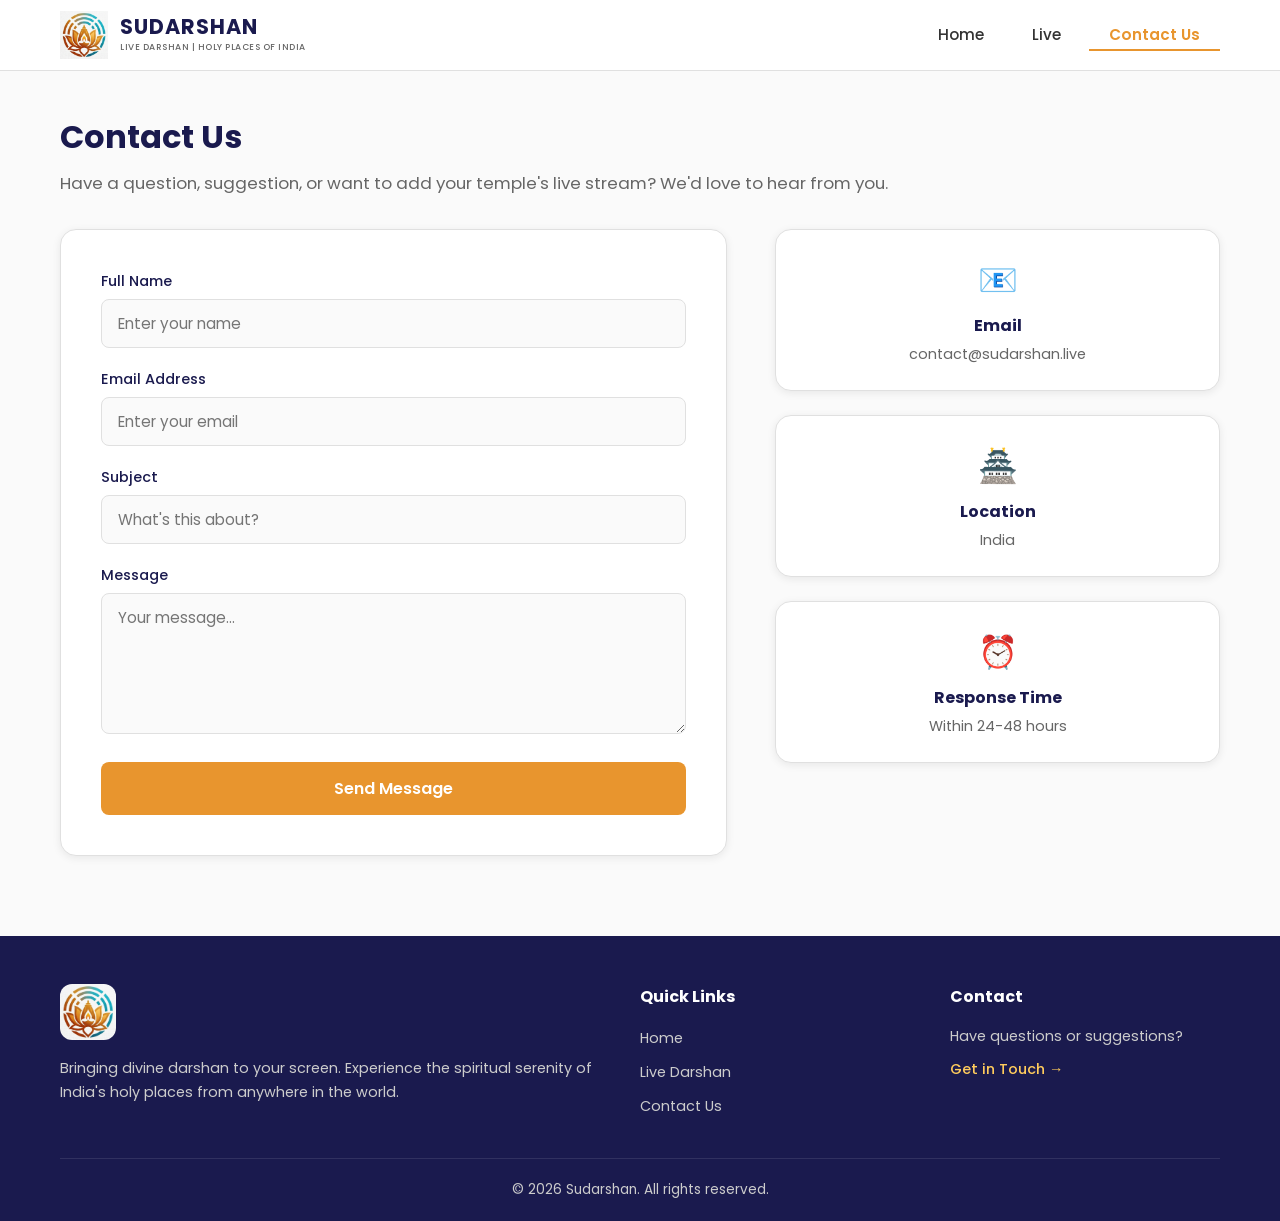
<file: contact.html>
<!DOCTYPE html>
<html lang="en">
<head>
    <meta charset="UTF-8">
    <meta name="viewport" content="width=device-width, initial-scale=1.0">
    <meta name="description" content="Contact Sudarshan - Get in touch for queries about live darshan services.">
    <meta http-equiv="X-Content-Security-Policy" content="default-src 'self'; script-src 'self' https://pagead2.googlesyndication.com https://adservice.google.com 'unsafe-inline'; style-src 'self' https://fonts.googleapis.com 'unsafe-inline'; font-src https://fonts.gstatic.com; img-src 'self' data: https://pagead2.googlesyndication.com; frame-src https://googleads.g.doubleclick.net https://tpc.googlesyndication.com;">
    <title>Contact Us - Sudarshan</title>
    <link rel="preconnect" href="https://fonts.googleapis.com">
    <link rel="preconnect" href="https://fonts.gstatic.com" crossorigin>
    <link href="https://fonts.googleapis.com/css2?family=Poppins:wght@400;500;600;700&display=swap" rel="stylesheet">
    <link rel="stylesheet" href="css/style.css">
    <link rel="icon" href="Sudarshan_Logo.png" type="image/png">
    <script async src="https://pagead2.googlesyndication.com/pagead/js/adsbygoogle.js?client=ca-pub-5180923716196689" crossorigin="anonymous"></script>
</head>
<body>
    <!-- Header -->
    <header class="header">
        <div class="header-container">
            <a href="index.html" class="logo">
                <img src="Sudarshan_Logo_icon.png" alt="Sudarshan Logo" class="logo-img">
                <div class="logo-text">
                    <span class="logo-title">SUDARSHAN</span>
                    <span class="logo-subtitle">LIVE DARSHAN | HOLY PLACES OF INDIA</span>
                </div>
            </a>
            <nav class="nav">
                <button class="hamburger" id="hamburger" aria-label="Toggle menu">
                    <span></span><span></span><span></span>
                </button>
                <ul class="nav-links" id="navLinks">
                    <li><a href="index.html" class="nav-link">Home</a></li>
                    <li><a href="live.html" class="nav-link">Live</a></li>
                    <li><a href="contact.html" class="nav-link active">Contact Us</a></li>
                </ul>
            </nav>
        </div>
    </header>

    <!-- Contact Section -->
    <main>
        <section class="contact-section">
            <div class="container">
                <h1 class="page-title">Contact Us</h1>
                <p class="page-desc">Have a question, suggestion, or want to add your temple's live stream? We'd love to hear from you.</p>

                <div class="contact-wrapper">
                    <div class="contact-form-container">
                        <form class="contact-form" id="contactForm" action="https://formspree.io/f/xaqlelpr" method="POST" novalidate>
                            <div class="form-group">
                                <label for="name">Full Name</label>
                                <input type="text" id="name" name="name" placeholder="Enter your name" required maxlength="100">
                                <span class="form-error" id="nameError"></span>
                            </div>
                            <div class="form-group">
                                <label for="email">Email Address</label>
                                <input type="email" id="email" name="email" placeholder="Enter your email" required maxlength="200">
                                <span class="form-error" id="emailError"></span>
                            </div>
                            <div class="form-group">
                                <label for="subject">Subject</label>
                                <input type="text" id="subject" name="subject" placeholder="What's this about?" required maxlength="200">
                                <span class="form-error" id="subjectError"></span>
                            </div>
                            <div class="form-group">
                                <label for="message">Message</label>
                                <textarea id="message" name="message" rows="5" placeholder="Your message..." required maxlength="2000"></textarea>
                                <span class="form-error" id="messageError"></span>
                            </div>
                            <button type="submit" class="submit-btn">Send Message</button>
                            <div class="form-success" id="formSuccess" style="display:none;">
                                <p>&#10004; Thank you! Your message has been sent successfully.</p>
                            </div>
                        </form>
                    </div>

                    <div class="contact-info">
                        <div class="info-card">
                            <div class="info-icon">&#128231;</div>
                            <h3>Email</h3>
                            <p>contact@sudarshan.live</p>
                        </div>
                        <div class="info-card">
                            <div class="info-icon">&#127983;</div>
                            <h3>Location</h3>
                            <p>India</p>
                        </div>
                        <div class="info-card">
                            <div class="info-icon">&#9200;</div>
                            <h3>Response Time</h3>
                            <p>Within 24-48 hours</p>
                        </div>
                    </div>
                </div>
            </div>
        </section>
    </main>

    <!-- Footer -->
    <footer class="footer">
        <div class="container">
            <div class="footer-grid">
                <div class="footer-about">
                    <img src="Sudarshan_Logo_icon.png" alt="Sudarshan" class="footer-logo">
                    <p>Bringing divine darshan to your screen. Experience the spiritual serenity of India's holy places from anywhere in the world.</p>
                </div>
                <div class="footer-links">
                    <h4>Quick Links</h4>
                    <ul>
                        <li><a href="index.html">Home</a></li>
                        <li><a href="live.html">Live Darshan</a></li>
                        <li><a href="contact.html">Contact Us</a></li>
                    </ul>
                </div>
                <div class="footer-contact">
                    <h4>Contact</h4>
                    <p>Have questions or suggestions?</p>
                    <a href="contact.html">Get in Touch &rarr;</a>
                </div>
            </div>
            <div class="footer-bottom">
                <p>&copy; 2026 Sudarshan. All rights reserved.</p>
            </div>
        </div>
    </footer>

    <!-- Ad Placeholders -->
    <div class="ad-float ad-float-left" id="adLeft">
        <button class="ad-close" id="adCloseLeft" aria-label="Close ad">&times;</button>
        <div class="ad-content">
            <p class="ad-label">Advertisement</p>
            <div class="ad-placeholder">
                <ins class="adsbygoogle"
                     style="display:block"
                     data-ad-client="ca-pub-5180923716196689"
                     data-ad-slot="4762213644"
                     data-ad-format="vertical"
                     data-ad-width="160"
                     data-ad-height="200"></ins>
                <script>(adsbygoogle = window.adsbygoogle || []).push({});</script>
            </div>
        </div>
    </div>
    <div class="ad-float ad-float-right" id="adRight">
        <button class="ad-close" id="adCloseRight" aria-label="Close ad">&times;</button>
        <div class="ad-content">
            <p class="ad-label">Advertisement</p>
            <div class="ad-placeholder">
                <ins class="adsbygoogle"
                     style="display:block"
                     data-ad-client="ca-pub-5180923716196689"
                     data-ad-slot="8924119230"
                     data-ad-format="vertical"
                     data-ad-width="160"
                     data-ad-height="200"></ins>
                <script>(adsbygoogle = window.adsbygoogle || []).push({});</script>
            </div>
        </div>
    </div>

    <script src="js/app.js"></script>
    <script src="js/contact.js"></script>
</body>
</html>
</file>
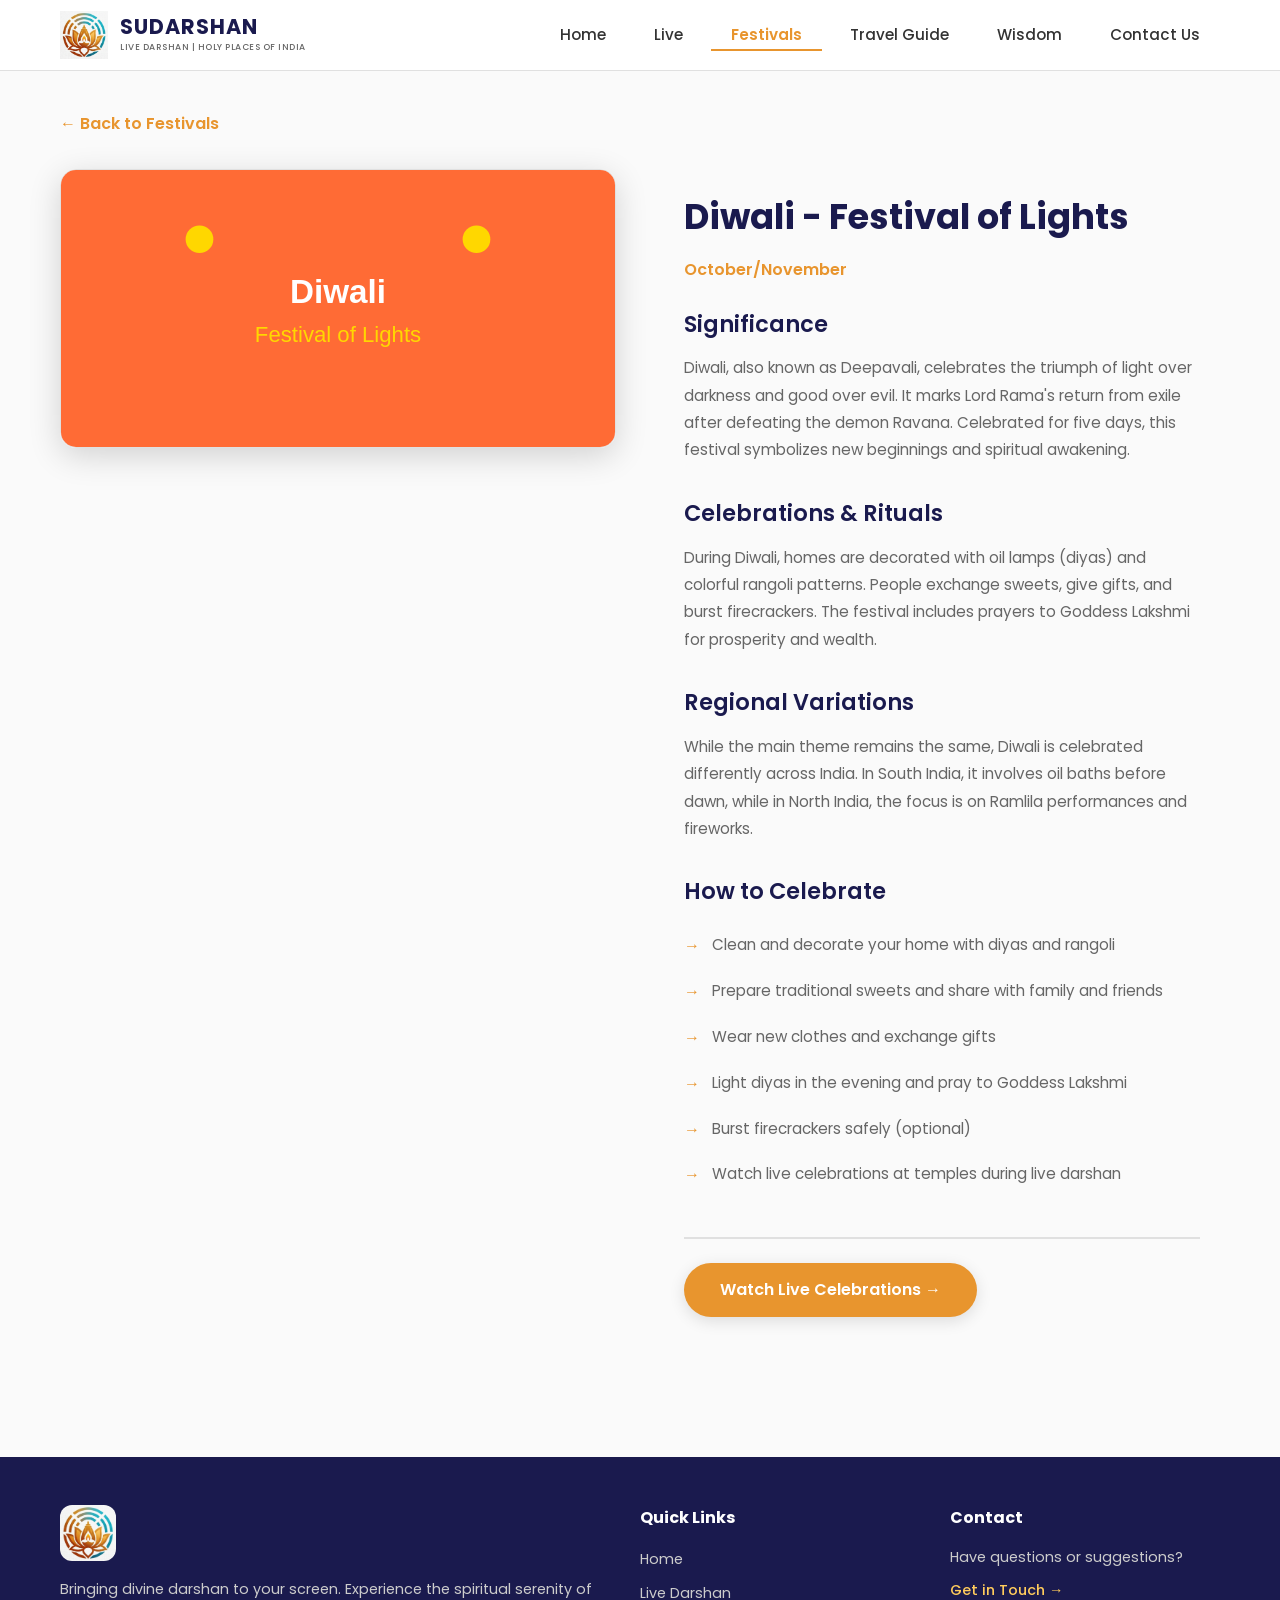
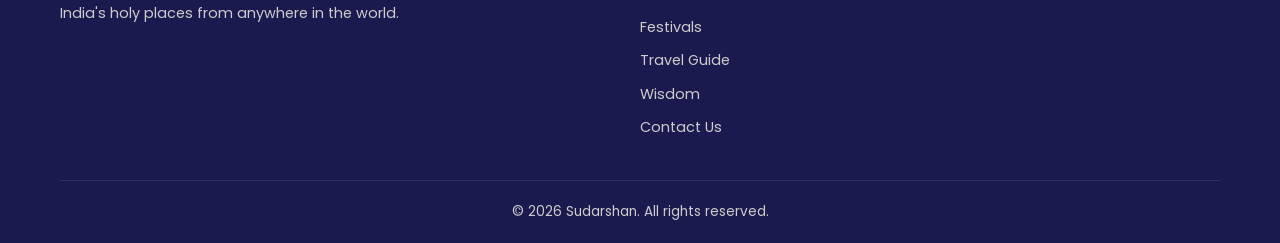
<file: festival-detail.html>
<!DOCTYPE html>
<html lang="en">
<head>
    <meta charset="UTF-8">
    <meta name="viewport" content="width=device-width, initial-scale=1.0">
    <meta name="description" content="Detailed information about Hindu festivals - Sudarshan">
    <meta http-equiv="X-Content-Security-Policy" content="default-src 'self'; script-src 'self' https://pagead2.googlesyndication.com https://adservice.google.com 'unsafe-inline'; style-src 'self' https://fonts.googleapis.com 'unsafe-inline'; font-src https://fonts.gstatic.com; img-src 'self' data: https://pagead2.googlesyndication.com https://via.placeholder.com; frame-src https://googleads.g.doubleclick.net https://tpc.googlesyndication.com;">
    <title>Festival Details - Sudarshan</title>
    <link rel="preconnect" href="https://fonts.googleapis.com">
    <link rel="preconnect" href="https://fonts.gstatic.com" crossorigin>
    <link href="https://fonts.googleapis.com/css2?family=Poppins:wght@400;500;600;700&display=swap" rel="stylesheet">
    <link rel="stylesheet" href="css/style.css">
    <link rel="icon" href="Sudarshan_Logo.png" type="image/png">
    <script async src="https://pagead2.googlesyndication.com/pagead/js/adsbygoogle.js?client=ca-pub-5180923716196689" crossorigin="anonymous"></script>
</head>
<body>
    <!-- Header -->
    <header class="header">
        <div class="header-container">
            <a href="index.html" class="logo">
                <img src="Sudarshan_Logo_icon.png" alt="Sudarshan Logo" class="logo-img">
                <div class="logo-text">
                    <span class="logo-title">SUDARSHAN</span>
                    <span class="logo-subtitle">LIVE DARSHAN | HOLY PLACES OF INDIA</span>
                </div>
            </a>
            <nav class="nav">
                <button class="hamburger" id="hamburger" aria-label="Toggle menu">
                    <span></span><span></span><span></span>
                </button>
                <ul class="nav-links" id="navLinks">
                    <li><a href="index.html" class="nav-link">Home</a></li>
                    <li><a href="live.html" class="nav-link">Live</a></li>
                    <li><a href="festivals.html" class="nav-link active">Festivals</a></li>
                    <li><a href="travel-guide.html" class="nav-link">Travel Guide</a></li>
                    <li><a href="wisdom.html" class="nav-link">Wisdom</a></li>
                    <li><a href="contact.html" class="nav-link">Contact Us</a></li>
                </ul>
            </nav>
        </div>
    </header>

    <!-- Detail Section -->
    <main>
        <section class="detail-section">
            <div class="container">
                <a href="festivals.html" class="back-link">← Back to Festivals</a>
                
                <div class="detail-wrapper">
                    <div class="detail-image-container">
                        <img id="detailImage" src="data:image/svg+xml,%3Csvg xmlns='http://www.w3.org/2000/svg' viewBox='0 0 800 400'%3E%3Crect width='800' height='400' fill='%23cccccc'/%3E%3Ctext x='400' y='200' font-size='48' text-anchor='middle' dominant-baseline='middle' font-family='Poppins, sans-serif' fill='%23999999'%3EFestival%3C/text%3E%3C/svg%3E" alt="Festival" class="detail-image">
                    </div>

                    <div class="detail-content">
                        <h1 id="festivalTitle">Festival Title</h1>
                        <p id="festivalDate" class="detail-date">Date</p>
                        
                        <div class="detail-section-block">
                            <h2>Significance</h2>
                            <p id="significance">Loading...</p>
                        </div>

                        <div class="detail-section-block">
                            <h2>Celebrations & Rituals</h2>
                            <p id="celebrations">Loading...</p>
                        </div>

                        <div class="detail-section-block">
                            <h2>Regional Variations</h2>
                            <p id="regional">Loading...</p>
                        </div>

                        <div class="detail-section-block">
                            <h2>How to Celebrate</h2>
                            <ul id="howToCelebrate" class="detail-list">
                                <li>Loading...</li>
                            </ul>
                        </div>

                        <div class="detail-cta">
                            <a href="live.html" class="cta-btn">Watch Live Celebrations →</a>
                        </div>
                    </div>
                </div>
            </div>
        </section>
    </main>

    <!-- Footer -->
    <footer class="footer">
        <div class="container">
            <div class="footer-grid">
                <div class="footer-about">
                    <img src="Sudarshan_Logo_icon.png" alt="Sudarshan" class="footer-logo">
                    <p>Bringing divine darshan to your screen. Experience the spiritual serenity of India's holy places from anywhere in the world.</p>
                </div>
                <div class="footer-links">
                    <h4>Quick Links</h4>
                    <ul>
                        <li><a href="index.html">Home</a></li>
                        <li><a href="live.html">Live Darshan</a></li>
                        <li><a href="festivals.html">Festivals</a></li>
                        <li><a href="travel-guide.html">Travel Guide</a></li>
                        <li><a href="wisdom.html">Wisdom</a></li>
                        <li><a href="contact.html">Contact Us</a></li>
                    </ul>
                </div>
                <div class="footer-contact">
                    <h4>Contact</h4>
                    <p>Have questions or suggestions?</p>
                    <a href="contact.html">Get in Touch &rarr;</a>
                </div>
            </div>
            <div class="footer-bottom">
                <p>&copy; 2026 Sudarshan. All rights reserved.</p>
            </div>
        </div>
    </footer>

    <!-- Ad Placeholders -->
    <div class="ad-float ad-float-left" id="adLeft">
        <button class="ad-close" id="adCloseLeft" aria-label="Close ad">&times;</button>
        <div class="ad-content">
            <p class="ad-label">Advertisement</p>
            <div class="ad-placeholder">
                <ins class="adsbygoogle"
                     style="display:block"
                     data-ad-client="ca-pub-5180923716196689"
                     data-ad-slot="4762213644"
                     data-ad-format="vertical"
                     data-ad-width="160"
                     data-ad-height="200"></ins>
                <script>(adsbygoogle = window.adsbygoogle || []).push({});</script>
            </div>
        </div>
    </div>
    <div class="ad-float ad-float-right" id="adRight">
        <button class="ad-close" id="adCloseRight" aria-label="Close ad">&times;</button>
        <div class="ad-content">
            <p class="ad-label">Advertisement</p>
            <div class="ad-placeholder">
                <ins class="adsbygoogle"
                     style="display:block"
                     data-ad-client="ca-pub-5180923716196689"
                     data-ad-slot="8924119230"
                     data-ad-format="vertical"
                     data-ad-width="160"
                     data-ad-height="200"></ins>
                <script>(adsbygoogle = window.adsbygoogle || []).push({});</script>
            </div>
        </div>
    </div>

    <script src="js/app.js"></script>
    <script src="js/festival-detail.js"></script>
</body>
</html>
</file>
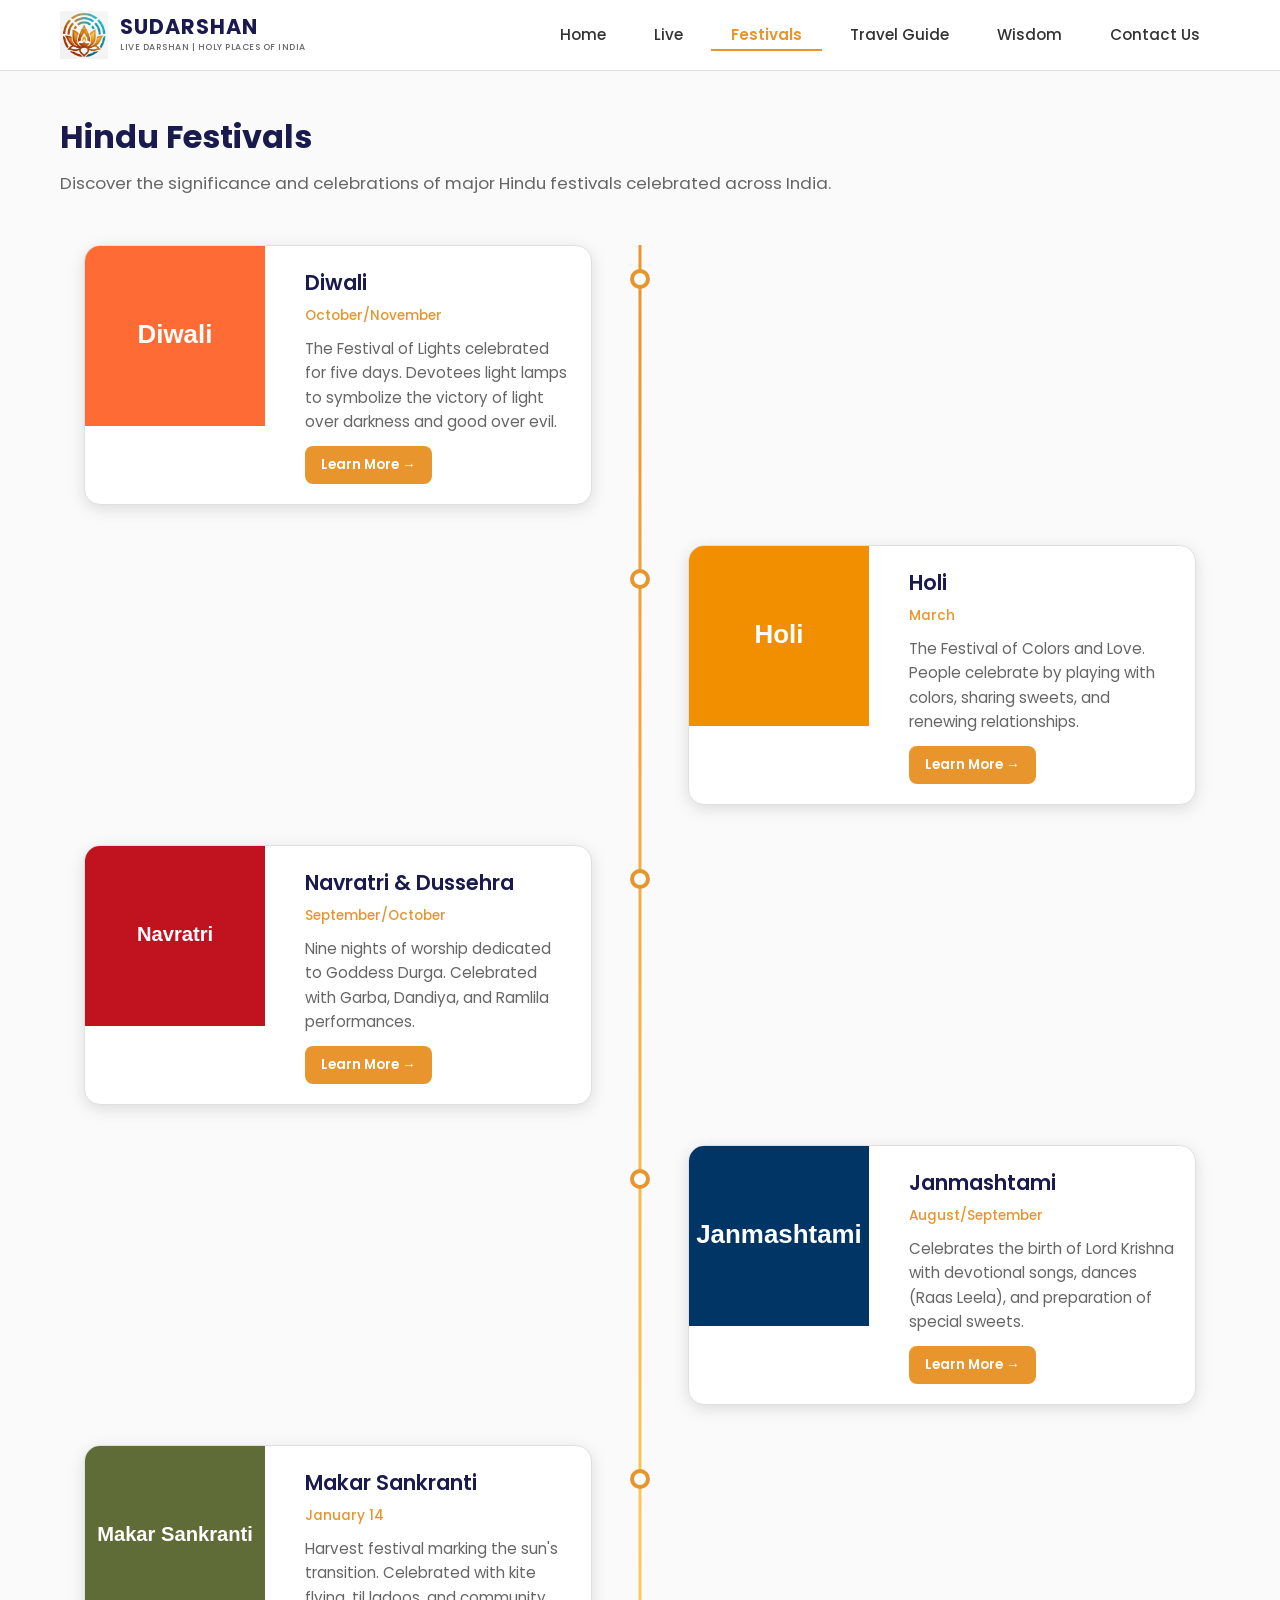
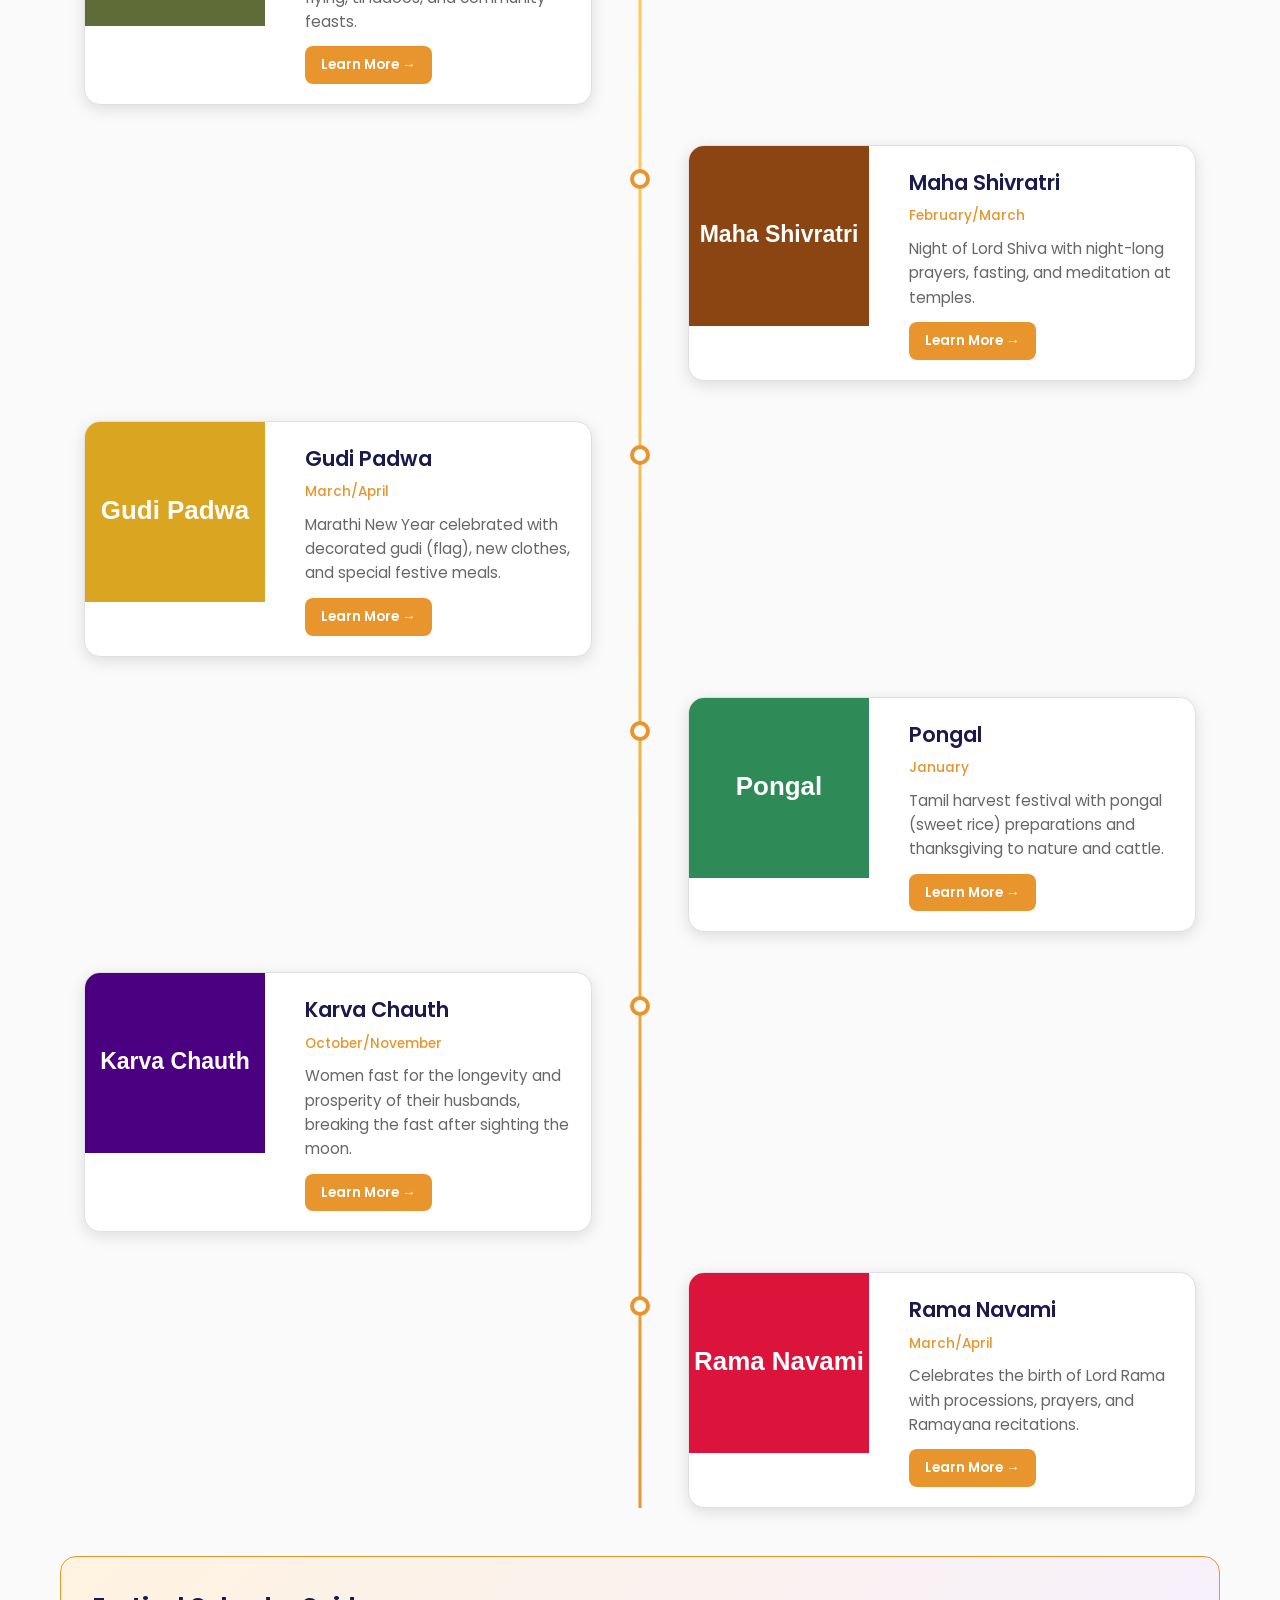
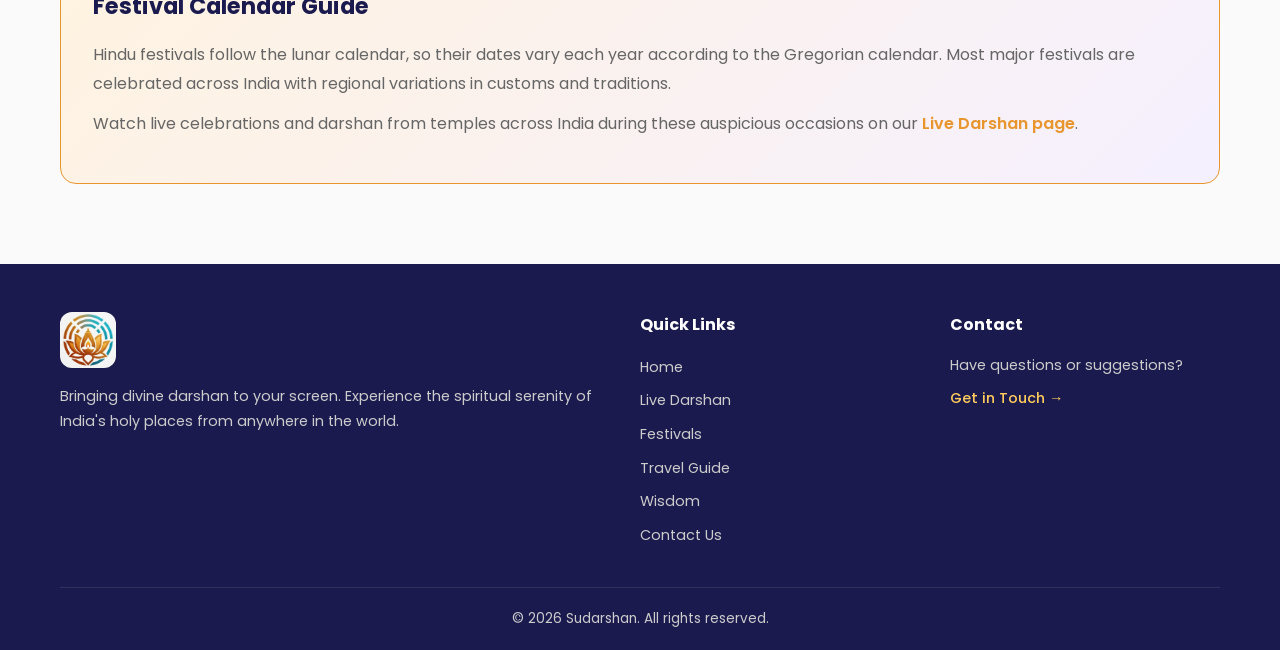
<file: festivals.html>
<!DOCTYPE html>
<html lang="en">
<head>
    <meta charset="UTF-8">
    <meta name="viewport" content="width=device-width, initial-scale=1.0">
    <meta name="description" content="Hindu Festivals - Learn about major Hindu festivals across India with dates, significance, and celebration details.">
    <meta http-equiv="X-Content-Security-Policy" content="default-src 'self'; script-src 'self' https://pagead2.googlesyndication.com https://adservice.google.com 'unsafe-inline'; style-src 'self' https://fonts.googleapis.com 'unsafe-inline'; font-src https://fonts.gstatic.com; img-src 'self' data: https://pagead2.googlesyndication.com; frame-src https://googleads.g.doubleclick.net https://tpc.googlesyndication.com;">
    <title>Hindu Festivals - Sudarshan</title>
    <link rel="preconnect" href="https://fonts.googleapis.com">
    <link rel="preconnect" href="https://fonts.gstatic.com" crossorigin>
    <link href="https://fonts.googleapis.com/css2?family=Poppins:wght@400;500;600;700&display=swap" rel="stylesheet">
    <link rel="stylesheet" href="css/style.css">
    <link rel="icon" href="Sudarshan_Logo.png" type="image/png">
    <script async src="https://pagead2.googlesyndication.com/pagead/js/adsbygoogle.js?client=ca-pub-5180923716196689" crossorigin="anonymous"></script>
</head>
<body>
    <!-- Header -->
    <header class="header">
        <div class="header-container">
            <a href="index.html" class="logo">
                <img src="Sudarshan_Logo_icon.png" alt="Sudarshan Logo" class="logo-img">
                <div class="logo-text">
                    <span class="logo-title">SUDARSHAN</span>
                    <span class="logo-subtitle">LIVE DARSHAN | HOLY PLACES OF INDIA</span>
                </div>
            </a>
            <nav class="nav">
                <button class="hamburger" id="hamburger" aria-label="Toggle menu">
                    <span></span><span></span><span></span>
                </button>
                <ul class="nav-links" id="navLinks">
                    <li><a href="index.html" class="nav-link">Home</a></li>
                    <li><a href="live.html" class="nav-link">Live</a></li>
                    <li><a href="festivals.html" class="nav-link active">Festivals</a></li>
                    <li><a href="travel-guide.html" class="nav-link">Travel Guide</a></li>
                    <li><a href="wisdom.html" class="nav-link">Wisdom</a></li>
                    <li><a href="contact.html" class="nav-link">Contact Us</a></li>
                </ul>
            </nav>
        </div>
    </header>

    <!-- Festivals Section -->
    <main>
        <section class="festivals-section">
            <div class="container">
                <h1 class="page-title">Hindu Festivals</h1>
                <p class="page-desc">Discover the significance and celebrations of major Hindu festivals celebrated across India.</p>

                <div class="festivals-timeline">
                    <div class="timeline-item">
                        <div class="timeline-dot"></div>
                        <div class="timeline-content">
                            <div class="festival-card-timeline">
                                <img src="data:image/svg+xml,%3Csvg xmlns='http://www.w3.org/2000/svg' viewBox='0 0 400 250'%3E%3Crect width='400' height='250' fill='%23FF6B35'/%3E%3Ctext x='200' y='125' font-size='36' text-anchor='middle' dominant-baseline='middle' font-family='Poppins, sans-serif' fill='white' font-weight='bold'%3EDiwali%3C/text%3E%3C/svg%3E" alt="Diwali Festival" class="festival-image">
                                <div class="festival-info-block">
                                    <h3>Diwali</h3>
                                    <p class="festival-date">October/November</p>
                                    <p class="festival-desc">The Festival of Lights celebrated for five days. Devotees light lamps to symbolize the victory of light over darkness and good over evil.</p>
                                    <a href="festival-detail.html?festival=diwali" class="detail-btn">Learn More →</a>
                                </div>
                            </div>
                        </div>
                    </div>

                    <div class="timeline-item">
                        <div class="timeline-dot"></div>
                        <div class="timeline-content">
                            <div class="festival-card-timeline">
                                <img src="data:image/svg+xml,%3Csvg xmlns='http://www.w3.org/2000/svg' viewBox='0 0 400 250'%3E%3Crect width='400' height='250' fill='%23F18F01'/%3E%3Ctext x='200' y='125' font-size='36' text-anchor='middle' dominant-baseline='middle' font-family='Poppins, sans-serif' fill='white' font-weight='bold'%3EHoli%3C/text%3E%3C/svg%3E" alt="Holi Festival" class="festival-image">
                                <div class="festival-info-block">
                                    <h3>Holi</h3>
                                    <p class="festival-date">March</p>
                                    <p class="festival-desc">The Festival of Colors and Love. People celebrate by playing with colors, sharing sweets, and renewing relationships.</p>
                                    <a href="festival-detail.html?festival=holi" class="detail-btn">Learn More →</a>
                                </div>
                            </div>
                        </div>
                    </div>

                    <div class="timeline-item">
                        <div class="timeline-dot"></div>
                        <div class="timeline-content">
                            <div class="festival-card-timeline">
                                <img src="data:image/svg+xml,%3Csvg xmlns='http://www.w3.org/2000/svg' viewBox='0 0 400 250'%3E%3Crect width='400' height='250' fill='%23C1121F'/%3E%3Ctext x='200' y='125' font-size='28' text-anchor='middle' dominant-baseline='middle' font-family='Poppins, sans-serif' fill='white' font-weight='bold'%3ENavratri%3C/text%3E%3C/svg%3E" alt="Navratri Festival" class="festival-image">
                                <div class="festival-info-block">
                                    <h3>Navratri & Dussehra</h3>
                                    <p class="festival-date">September/October</p>
                                    <p class="festival-desc">Nine nights of worship dedicated to Goddess Durga. Celebrated with Garba, Dandiya, and Ramlila performances.</p>
                                    <a href="festival-detail.html?festival=navratri" class="detail-btn">Learn More →</a>
                                </div>
                            </div>
                        </div>
                    </div>

                    <div class="timeline-item">
                        <div class="timeline-dot"></div>
                        <div class="timeline-content">
                            <div class="festival-card-timeline">
                                <img src="data:image/svg+xml,%3Csvg xmlns='http://www.w3.org/2000/svg' viewBox='0 0 400 250'%3E%3Crect width='400' height='250' fill='%23003566'/%3E%3Ctext x='200' y='125' font-size='36' text-anchor='middle' dominant-baseline='middle' font-family='Poppins, sans-serif' fill='white' font-weight='bold'%3EJanmashtami%3C/text%3E%3C/svg%3E" alt="Janmashtami Festival" class="festival-image">
                                <div class="festival-info-block">
                                    <h3>Janmashtami</h3>
                                    <p class="festival-date">August/September</p>
                                    <p class="festival-desc">Celebrates the birth of Lord Krishna with devotional songs, dances (Raas Leela), and preparation of special sweets.</p>
                                    <a href="festival-detail.html?festival=janmashtami" class="detail-btn">Learn More →</a>
                                </div>
                            </div>
                        </div>
                    </div>

                    <div class="timeline-item">
                        <div class="timeline-dot"></div>
                        <div class="timeline-content">
                            <div class="festival-card-timeline">
                                <img src="data:image/svg+xml,%3Csvg xmlns='http://www.w3.org/2000/svg' viewBox='0 0 400 250'%3E%3Crect width='400' height='250' fill='%23606C38'/%3E%3Ctext x='200' y='125' font-size='28' text-anchor='middle' dominant-baseline='middle' font-family='Poppins, sans-serif' fill='white' font-weight='bold'%3EMakar Sankranti%3C/text%3E%3C/svg%3E" alt="Makar Sankranti" class="festival-image">
                                <div class="festival-info-block">
                                    <h3>Makar Sankranti</h3>
                                    <p class="festival-date">January 14</p>
                                    <p class="festival-desc">Harvest festival marking the sun's transition. Celebrated with kite flying, til ladoos, and community feasts.</p>
                                    <a href="festival-detail.html?festival=makar-sankranti" class="detail-btn">Learn More →</a>
                                </div>
                            </div>
                        </div>
                    </div>

                    <div class="timeline-item">
                        <div class="timeline-dot"></div>
                        <div class="timeline-content">
                            <div class="festival-card-timeline">
                                <img src="data:image/svg+xml,%3Csvg xmlns='http://www.w3.org/2000/svg' viewBox='0 0 400 250'%3E%3Crect width='400' height='250' fill='%238B4513'/%3E%3Ctext x='200' y='125' font-size='32' text-anchor='middle' dominant-baseline='middle' font-family='Poppins, sans-serif' fill='white' font-weight='bold'%3EMaha Shivratri%3C/text%3E%3C/svg%3E" alt="Maha Shivratri" class="festival-image">
                                <div class="festival-info-block">
                                    <h3>Maha Shivratri</h3>
                                    <p class="festival-date">February/March</p>
                                    <p class="festival-desc">Night of Lord Shiva with night-long prayers, fasting, and meditation at temples.</p>
                                    <a href="festival-detail.html?festival=maha-shivratri" class="detail-btn">Learn More →</a>
                                </div>
                            </div>
                        </div>
                    </div>

                    <div class="timeline-item">
                        <div class="timeline-dot"></div>
                        <div class="timeline-content">
                            <div class="festival-card-timeline">
                                <img src="data:image/svg+xml,%3Csvg xmlns='http://www.w3.org/2000/svg' viewBox='0 0 400 250'%3E%3Crect width='400' height='250' fill='%23DAA520'/%3E%3Ctext x='200' y='125' font-size='36' text-anchor='middle' dominant-baseline='middle' font-family='Poppins, sans-serif' fill='white' font-weight='bold'%3EGudi Padwa%3C/text%3E%3C/svg%3E" alt="Gudi Padwa" class="festival-image">
                                <div class="festival-info-block">
                                    <h3>Gudi Padwa</h3>
                                    <p class="festival-date">March/April</p>
                                    <p class="festival-desc">Marathi New Year celebrated with decorated gudi (flag), new clothes, and special festive meals.</p>
                                    <a href="festival-detail.html?festival=gudi-padwa" class="detail-btn">Learn More →</a>
                                </div>
                            </div>
                        </div>
                    </div>

                    <div class="timeline-item">
                        <div class="timeline-dot"></div>
                        <div class="timeline-content">
                            <div class="festival-card-timeline">
                                <img src="data:image/svg+xml,%3Csvg xmlns='http://www.w3.org/2000/svg' viewBox='0 0 400 250'%3E%3Crect width='400' height='250' fill='%232E8B57'/%3E%3Ctext x='200' y='125' font-size='36' text-anchor='middle' dominant-baseline='middle' font-family='Poppins, sans-serif' fill='white' font-weight='bold'%3EPongal%3C/text%3E%3C/svg%3E" alt="Pongal" class="festival-image">
                                <div class="festival-info-block">
                                    <h3>Pongal</h3>
                                    <p class="festival-date">January</p>
                                    <p class="festival-desc">Tamil harvest festival with pongal (sweet rice) preparations and thanksgiving to nature and cattle.</p>
                                    <a href="festival-detail.html?festival=pongal" class="detail-btn">Learn More →</a>
                                </div>
                            </div>
                        </div>
                    </div>

                    <div class="timeline-item">
                        <div class="timeline-dot"></div>
                        <div class="timeline-content">
                            <div class="festival-card-timeline">
                                <img src="data:image/svg+xml,%3Csvg xmlns='http://www.w3.org/2000/svg' viewBox='0 0 400 250'%3E%3Crect width='400' height='250' fill='%234B0082'/%3E%3Ctext x='200' y='125' font-size='32' text-anchor='middle' dominant-baseline='middle' font-family='Poppins, sans-serif' fill='white' font-weight='bold'%3EKarva Chauth%3C/text%3E%3C/svg%3E" alt="Karva Chauth" class="festival-image">
                                <div class="festival-info-block">
                                    <h3>Karva Chauth</h3>
                                    <p class="festival-date">October/November</p>
                                    <p class="festival-desc">Women fast for the longevity and prosperity of their husbands, breaking the fast after sighting the moon.</p>
                                    <a href="festival-detail.html?festival=karva-chauth" class="detail-btn">Learn More →</a>
                                </div>
                            </div>
                        </div>
                    </div>

                    <div class="timeline-item">
                        <div class="timeline-dot"></div>
                        <div class="timeline-content">
                            <div class="festival-card-timeline">
                                <img src="data:image/svg+xml,%3Csvg xmlns='http://www.w3.org/2000/svg' viewBox='0 0 400 250'%3E%3Crect width='400' height='250' fill='%23DC143C'/%3E%3Ctext x='200' y='125' font-size='36' text-anchor='middle' dominant-baseline='middle' font-family='Poppins, sans-serif' fill='white' font-weight='bold'%3ERama Navami%3C/text%3E%3C/svg%3E" alt="Rama Navami" class="festival-image">
                                <div class="festival-info-block">
                                    <h3>Rama Navami</h3>
                                    <p class="festival-date">March/April</p>
                                    <p class="festival-desc">Celebrates the birth of Lord Rama with processions, prayers, and Ramayana recitations.</p>
                                    <a href="festival-detail.html?festival=rama-navami" class="detail-btn">Learn More →</a>
                                </div>
                            </div>
                        </div>
                    </div>
                </div>

                <div class="festival-info">
                    <h2>Festival Calendar Guide</h2>
                    <p>Hindu festivals follow the lunar calendar, so their dates vary each year according to the Gregorian calendar. Most major festivals are celebrated across India with regional variations in customs and traditions.</p>
                    <p>Watch live celebrations and darshan from temples across India during these auspicious occasions on our <a href="live.html">Live Darshan page</a>.</p>
                </div>
            </div>
        </section>
    </main>

    <!-- Footer -->
    <footer class="footer">
        <div class="container">
            <div class="footer-grid">
                <div class="footer-about">
                    <img src="Sudarshan_Logo_icon.png" alt="Sudarshan" class="footer-logo">
                    <p>Bringing divine darshan to your screen. Experience the spiritual serenity of India's holy places from anywhere in the world.</p>
                </div>
                <div class="footer-links">
                    <h4>Quick Links</h4>
                    <ul>
                        <li><a href="index.html">Home</a></li>
                        <li><a href="live.html">Live Darshan</a></li>
                        <li><a href="festivals.html">Festivals</a></li>
                        <li><a href="travel-guide.html">Travel Guide</a></li>
                        <li><a href="wisdom.html">Wisdom</a></li>
                        <li><a href="contact.html">Contact Us</a></li>
                    </ul>
                </div>
                <div class="footer-contact">
                    <h4>Contact</h4>
                    <p>Have questions or suggestions?</p>
                    <a href="contact.html">Get in Touch &rarr;</a>
                </div>
            </div>
            <div class="footer-bottom">
                <p>&copy; 2026 Sudarshan. All rights reserved.</p>
            </div>
        </div>
    </footer>

    <!-- Ad Placeholders -->
    <div class="ad-float ad-float-left" id="adLeft">
        <button class="ad-close" id="adCloseLeft" aria-label="Close ad">&times;</button>
        <div class="ad-content">
            <p class="ad-label">Advertisement</p>
            <div class="ad-placeholder">
                <ins class="adsbygoogle"
                     style="display:block"
                     data-ad-client="ca-pub-5180923716196689"
                     data-ad-slot="4762213644"
                     data-ad-format="vertical"
                     data-ad-width="160"
                     data-ad-height="200"></ins>
                <script>(adsbygoogle = window.adsbygoogle || []).push({});</script>
            </div>
        </div>
    </div>
    <div class="ad-float ad-float-right" id="adRight">
        <button class="ad-close" id="adCloseRight" aria-label="Close ad">&times;</button>
        <div class="ad-content">
            <p class="ad-label">Advertisement</p>
            <div class="ad-placeholder">
                <ins class="adsbygoogle"
                     style="display:block"
                     data-ad-client="ca-pub-5180923716196689"
                     data-ad-slot="8924119230"
                     data-ad-format="vertical"
                     data-ad-width="160"
                     data-ad-height="200"></ins>
                <script>(adsbygoogle = window.adsbygoogle || []).push({});</script>
            </div>
        </div>
    </div>

    <script src="js/app.js"></script>
</body>
</html>
</file>
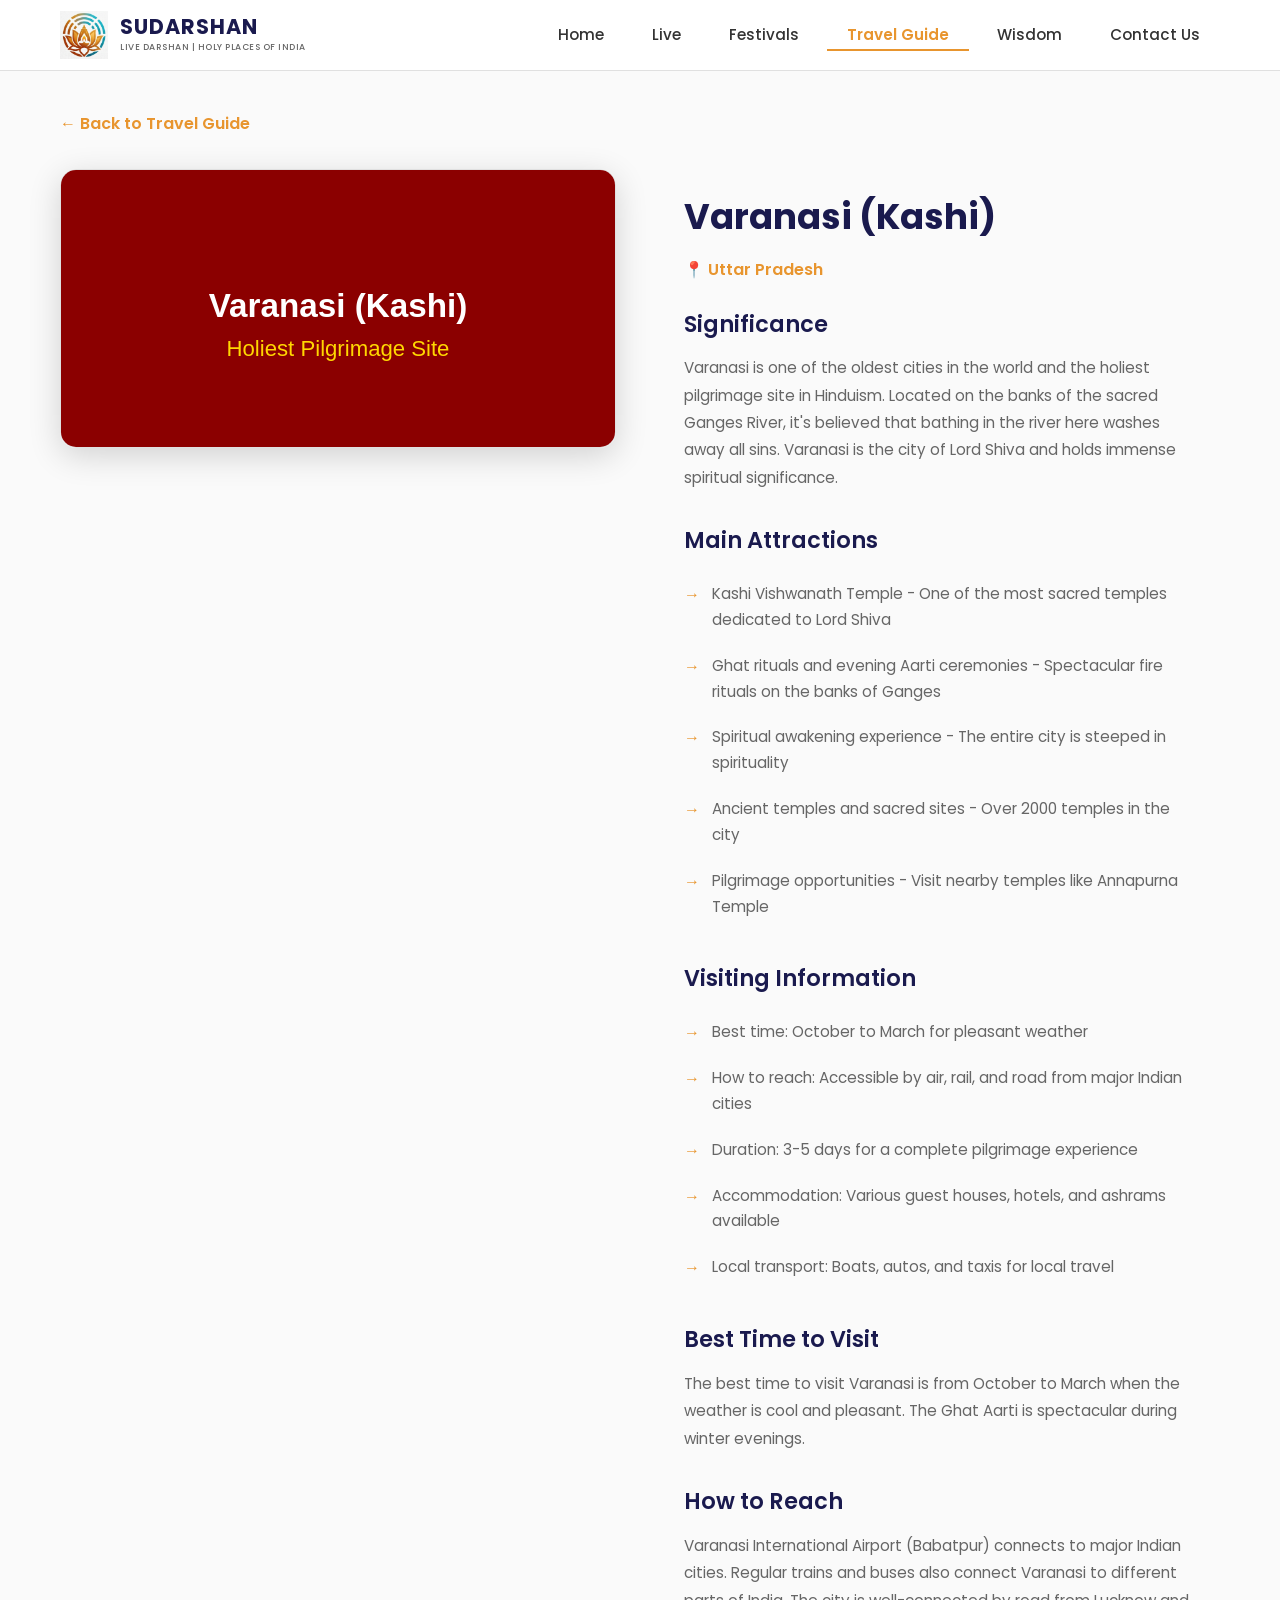
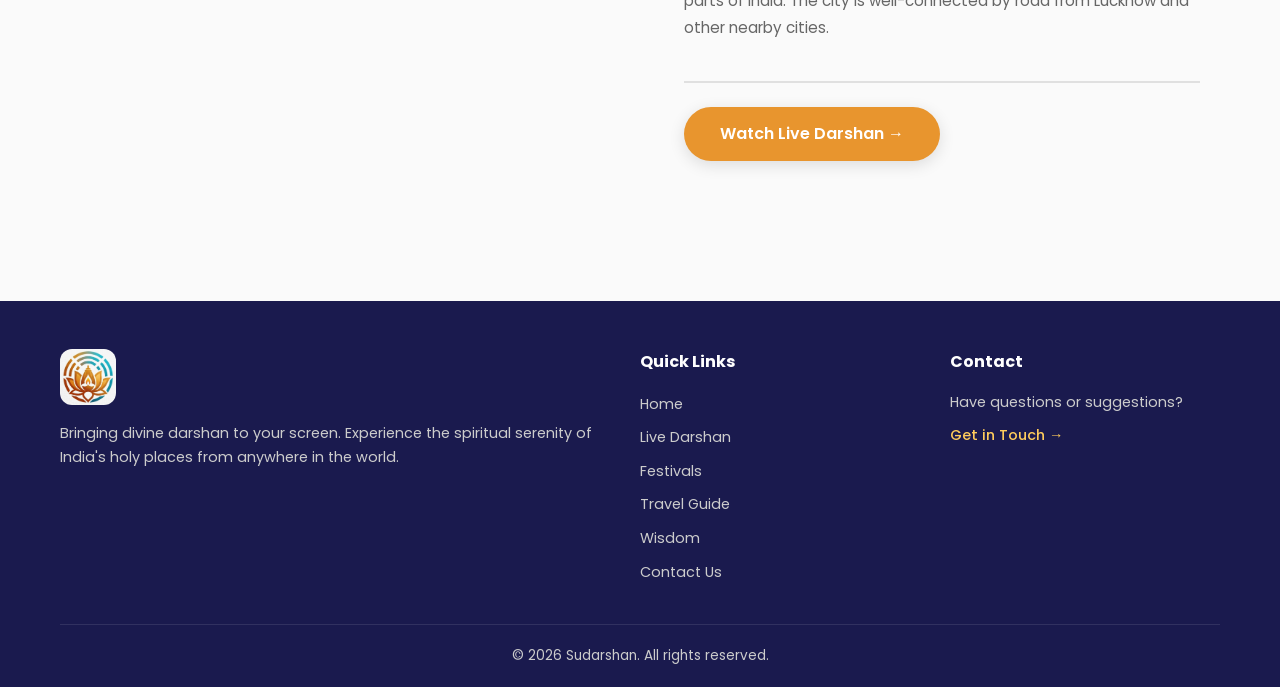
<file: travel-detail.html>
<!DOCTYPE html>
<html lang="en">
<head>
    <meta charset="UTF-8">
    <meta name="viewport" content="width=device-width, initial-scale=1.0">
    <meta name="description" content="Detailed travel guide to holy temples - Sudarshan">
    <meta http-equiv="X-Content-Security-Policy" content="default-src 'self'; script-src 'self' https://pagead2.googlesyndication.com https://adservice.google.com 'unsafe-inline'; style-src 'self' https://fonts.googleapis.com 'unsafe-inline'; font-src https://fonts.gstatic.com; img-src 'self' data: https://pagead2.googlesyndication.com https://via.placeholder.com; frame-src https://googleads.g.doubleclick.net https://tpc.googlesyndication.com;">
    <title>Temple Details - Sudarshan</title>
    <link rel="preconnect" href="https://fonts.googleapis.com">
    <link rel="preconnect" href="https://fonts.gstatic.com" crossorigin>
    <link href="https://fonts.googleapis.com/css2?family=Poppins:wght@400;500;600;700&display=swap" rel="stylesheet">
    <link rel="stylesheet" href="css/style.css">
    <link rel="icon" href="Sudarshan_Logo.png" type="image/png">
    <script async src="https://pagead2.googlesyndication.com/pagead/js/adsbygoogle.js?client=ca-pub-5180923716196689" crossorigin="anonymous"></script>
</head>
<body>
    <!-- Header -->
    <header class="header">
        <div class="header-container">
            <a href="index.html" class="logo">
                <img src="Sudarshan_Logo_icon.png" alt="Sudarshan Logo" class="logo-img">
                <div class="logo-text">
                    <span class="logo-title">SUDARSHAN</span>
                    <span class="logo-subtitle">LIVE DARSHAN | HOLY PLACES OF INDIA</span>
                </div>
            </a>
            <nav class="nav">
                <button class="hamburger" id="hamburger" aria-label="Toggle menu">
                    <span></span><span></span><span></span>
                </button>
                <ul class="nav-links" id="navLinks">
                    <li><a href="index.html" class="nav-link">Home</a></li>
                    <li><a href="live.html" class="nav-link">Live</a></li>
                    <li><a href="festivals.html" class="nav-link">Festivals</a></li>
                    <li><a href="travel-guide.html" class="nav-link active">Travel Guide</a></li>
                    <li><a href="wisdom.html" class="nav-link">Wisdom</a></li>
                    <li><a href="contact.html" class="nav-link">Contact Us</a></li>
                </ul>
            </nav>
        </div>
    </header>

    <!-- Detail Section -->
    <main>
        <section class="detail-section">
            <div class="container">
                <a href="travel-guide.html" class="back-link">← Back to Travel Guide</a>
                
                <div class="detail-wrapper">
                    <div class="detail-image-container">
                        <img id="detailImage" src="data:image/svg+xml,%3Csvg xmlns='http://www.w3.org/2000/svg' viewBox='0 0 800 400'%3E%3Crect width='800' height='400' fill='%23cccccc'/%3E%3Ctext x='400' y='200' font-size='48' text-anchor='middle' dominant-baseline='middle' font-family='Poppins, sans-serif' fill='%23999999'%3ETemple%3C/text%3E%3C/svg%3E" alt="Temple" class="detail-image">
                    </div>

                    <div class="detail-content">
                        <h1 id="templeTitle">Temple Title</h1>
                        <p id="templeLocation" class="detail-location">📍 Location</p>
                        
                        <div class="detail-section-block">
                            <h2>Significance</h2>
                            <p id="significance">Loading...</p>
                        </div>

                        <div class="detail-section-block">
                            <h2>Main Attractions</h2>
                            <ul id="attractions" class="detail-list">
                                <li>Loading...</li>
                            </ul>
                        </div>

                        <div class="detail-section-block">
                            <h2>Visiting Information</h2>
                            <ul id="visitingInfo" class="detail-list">
                                <li>Loading...</li>
                            </ul>
                        </div>

                        <div class="detail-section-block">
                            <h2>Best Time to Visit</h2>
                            <p id="bestTime">Loading...</p>
                        </div>

                        <div class="detail-section-block">
                            <h2>How to Reach</h2>
                            <p id="howToReach">Loading...</p>
                        </div>

                        <div class="detail-cta">
                            <a href="live.html" class="cta-btn">Watch Live Darshan →</a>
                        </div>
                    </div>
                </div>
            </div>
        </section>
    </main>

    <!-- Footer -->
    <footer class="footer">
        <div class="container">
            <div class="footer-grid">
                <div class="footer-about">
                    <img src="Sudarshan_Logo_icon.png" alt="Sudarshan" class="footer-logo">
                    <p>Bringing divine darshan to your screen. Experience the spiritual serenity of India's holy places from anywhere in the world.</p>
                </div>
                <div class="footer-links">
                    <h4>Quick Links</h4>
                    <ul>
                        <li><a href="index.html">Home</a></li>
                        <li><a href="live.html">Live Darshan</a></li>
                        <li><a href="festivals.html">Festivals</a></li>
                        <li><a href="travel-guide.html">Travel Guide</a></li>
                        <li><a href="wisdom.html">Wisdom</a></li>
                        <li><a href="contact.html">Contact Us</a></li>
                    </ul>
                </div>
                <div class="footer-contact">
                    <h4>Contact</h4>
                    <p>Have questions or suggestions?</p>
                    <a href="contact.html">Get in Touch &rarr;</a>
                </div>
            </div>
            <div class="footer-bottom">
                <p>&copy; 2026 Sudarshan. All rights reserved.</p>
            </div>
        </div>
    </footer>

    <!-- Ad Placeholders -->
    <div class="ad-float ad-float-left" id="adLeft">
        <button class="ad-close" id="adCloseLeft" aria-label="Close ad">&times;</button>
        <div class="ad-content">
            <p class="ad-label">Advertisement</p>
            <div class="ad-placeholder">
                <ins class="adsbygoogle"
                     style="display:block"
                     data-ad-client="ca-pub-5180923716196689"
                     data-ad-slot="4762213644"
                     data-ad-format="vertical"
                     data-ad-width="160"
                     data-ad-height="200"></ins>
                <script>(adsbygoogle = window.adsbygoogle || []).push({});</script>
            </div>
        </div>
    </div>
    <div class="ad-float ad-float-right" id="adRight">
        <button class="ad-close" id="adCloseRight" aria-label="Close ad">&times;</button>
        <div class="ad-content">
            <p class="ad-label">Advertisement</p>
            <div class="ad-placeholder">
                <ins class="adsbygoogle"
                     style="display:block"
                     data-ad-client="ca-pub-5180923716196689"
                     data-ad-slot="8924119230"
                     data-ad-format="vertical"
                     data-ad-width="160"
                     data-ad-height="200"></ins>
                <script>(adsbygoogle = window.adsbygoogle || []).push({});</script>
            </div>
        </div>
    </div>

    <script src="js/app.js"></script>
    <script src="js/travel-detail.js"></script>
</body>
</html>
</file>
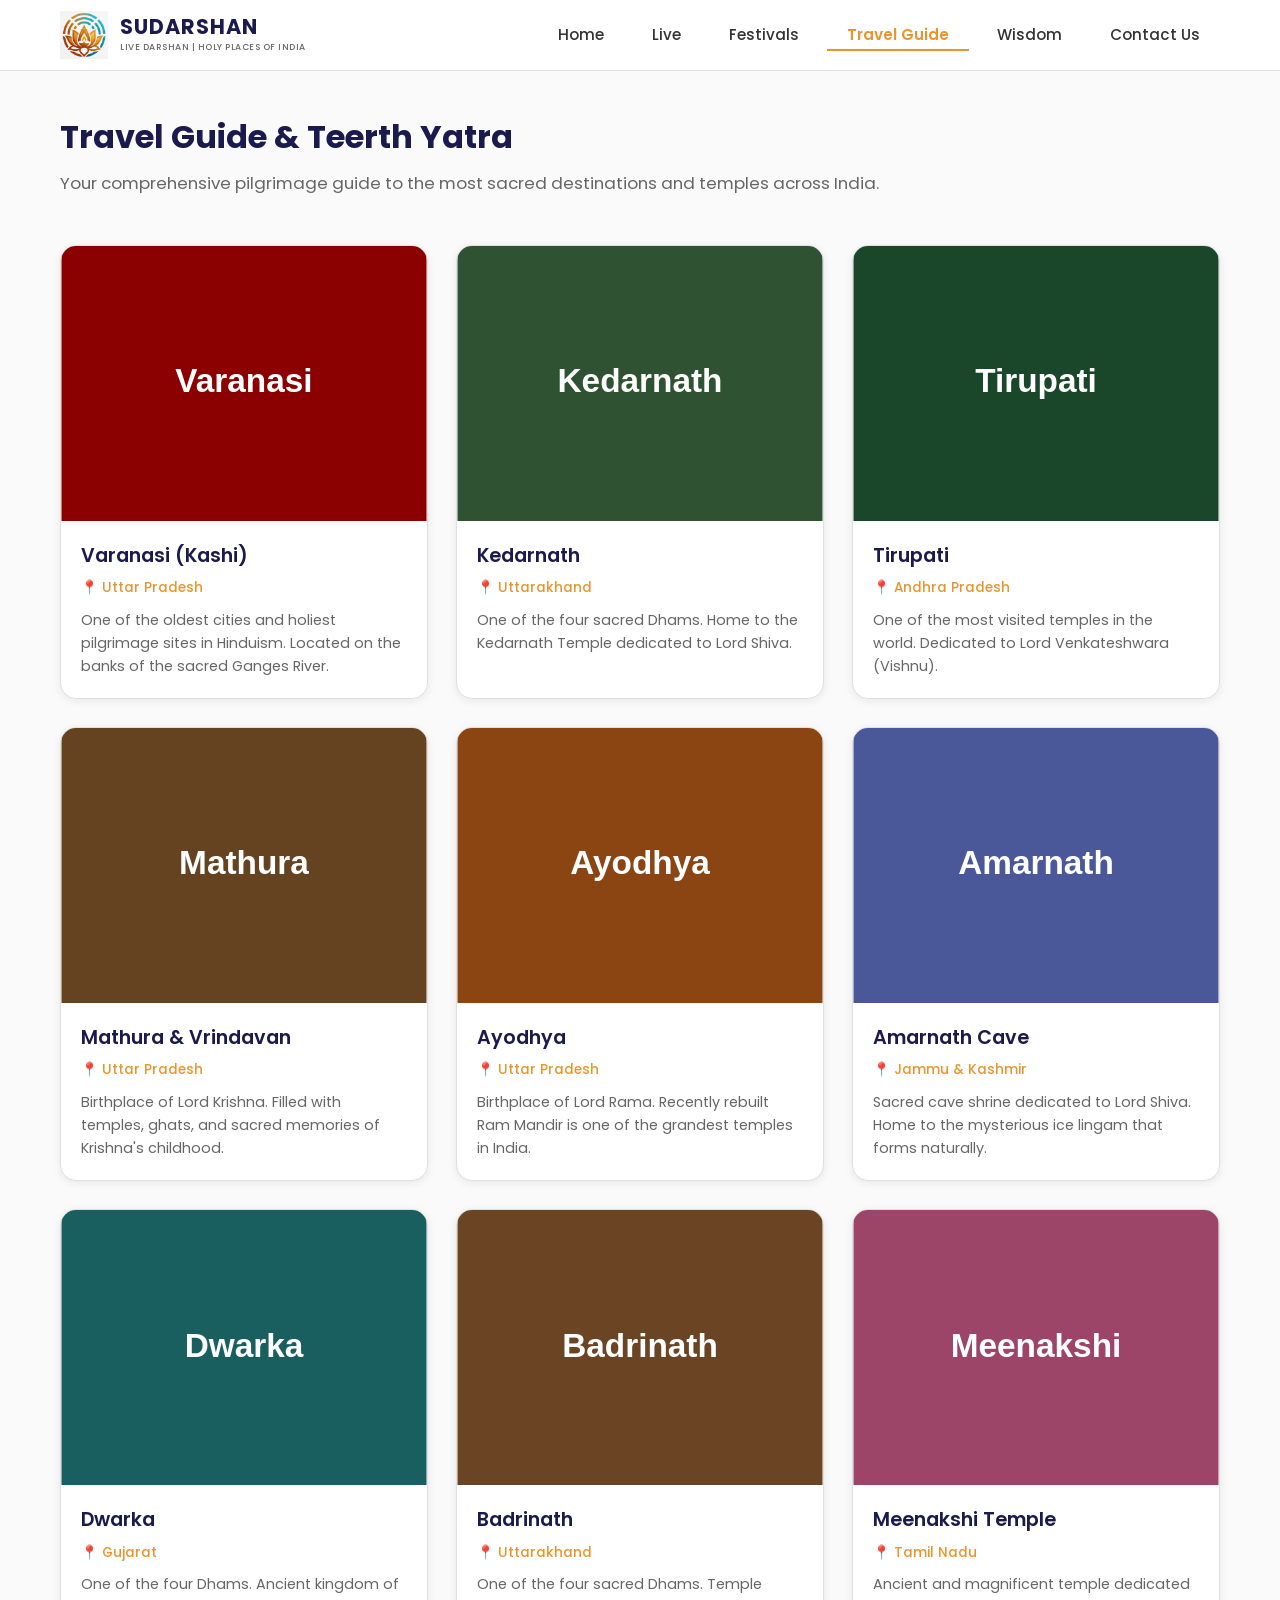
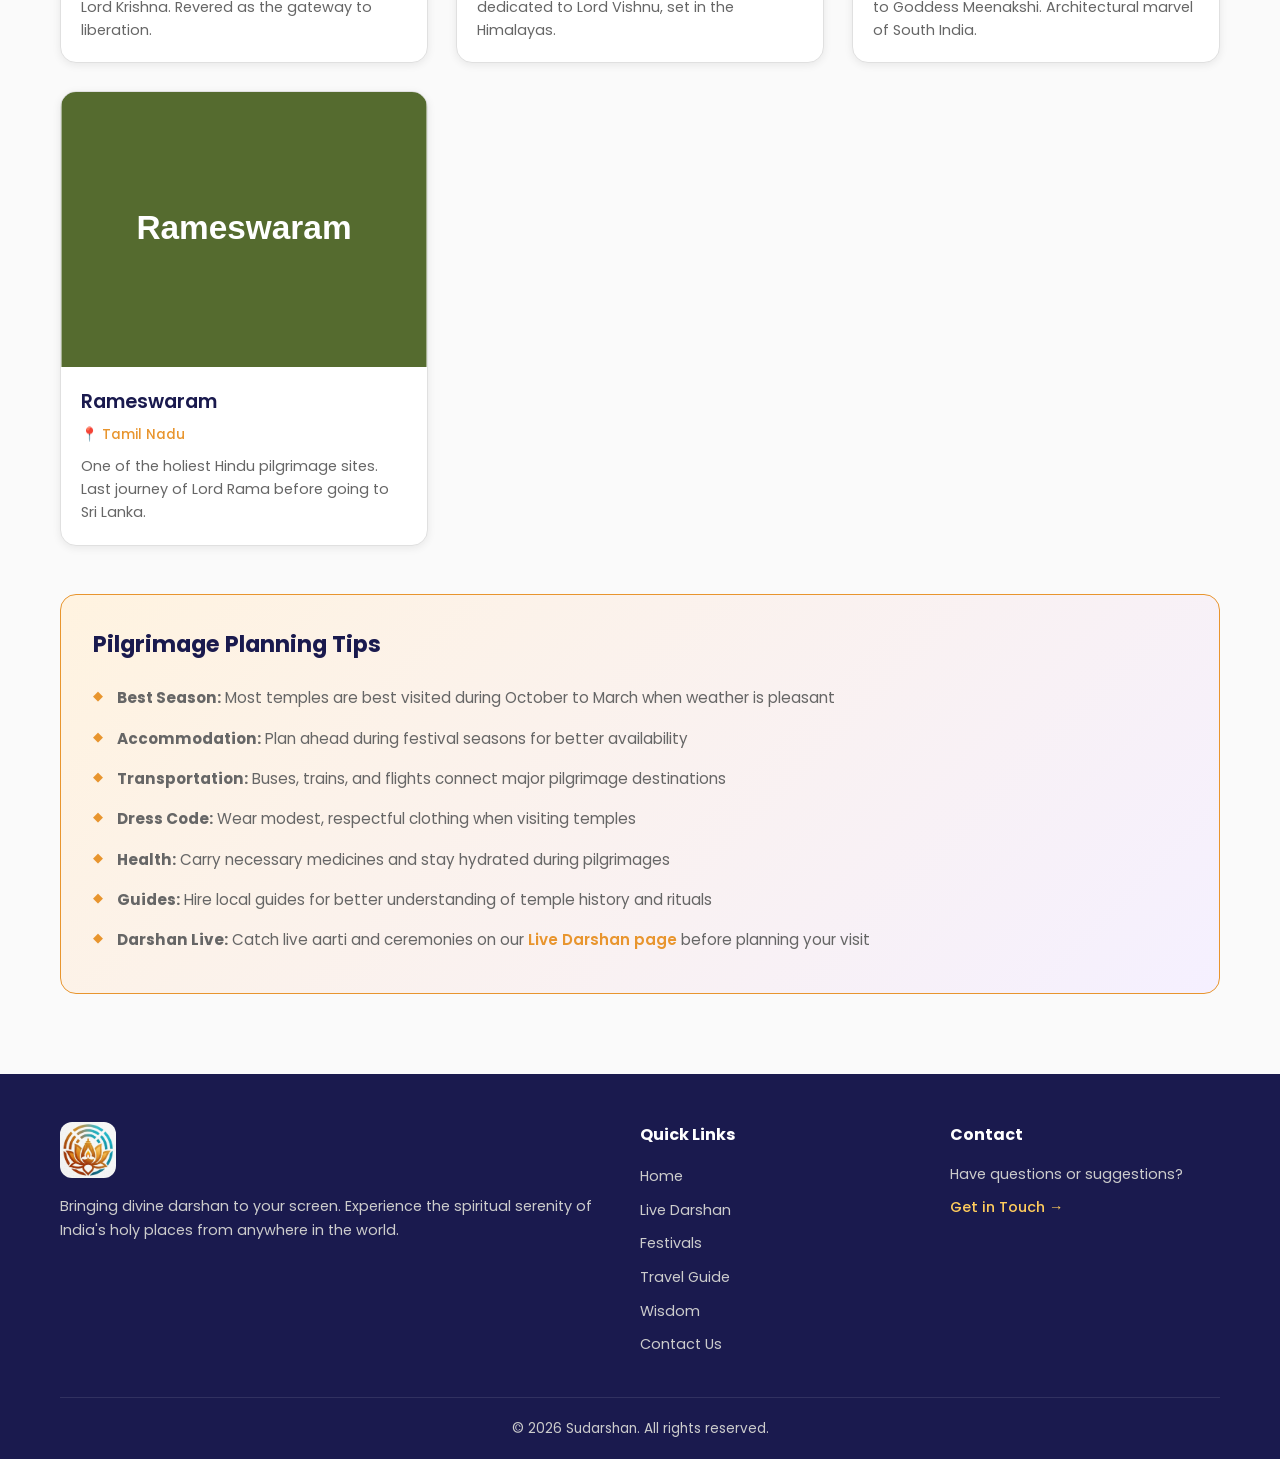
<file: travel-guide.html>
<!DOCTYPE html>
<html lang="en">
<head>
    <meta charset="UTF-8">
    <meta name="viewport" content="width=device-width, initial-scale=1.0">
    <meta name="description" content="Travel Guide & Teerth Yatra - Pilgrimage guide to holy temples and sacred destinations in India.">
    <meta http-equiv="X-Content-Security-Policy" content="default-src 'self'; script-src 'self' https://pagead2.googlesyndication.com https://adservice.google.com 'unsafe-inline'; style-src 'self' https://fonts.googleapis.com 'unsafe-inline'; font-src https://fonts.gstatic.com; img-src 'self' data: https://pagead2.googlesyndication.com; frame-src https://googleads.g.doubleclick.net https://tpc.googlesyndication.com;">
    <title>Travel Guide & Teerth Yatra - Sudarshan</title>
    <link rel="preconnect" href="https://fonts.googleapis.com">
    <link rel="preconnect" href="https://fonts.gstatic.com" crossorigin>
    <link href="https://fonts.googleapis.com/css2?family=Poppins:wght@400;500;600;700&display=swap" rel="stylesheet">
    <link rel="stylesheet" href="css/style.css">
    <link rel="icon" href="Sudarshan_Logo.png" type="image/png">
    <script async src="https://pagead2.googlesyndication.com/pagead/js/adsbygoogle.js?client=ca-pub-5180923716196689" crossorigin="anonymous"></script>
</head>
<body>
    <!-- Header -->
    <header class="header">
        <div class="header-container">
            <a href="index.html" class="logo">
                <img src="Sudarshan_Logo_icon.png" alt="Sudarshan Logo" class="logo-img">
                <div class="logo-text">
                    <span class="logo-title">SUDARSHAN</span>
                    <span class="logo-subtitle">LIVE DARSHAN | HOLY PLACES OF INDIA</span>
                </div>
            </a>
            <nav class="nav">
                <button class="hamburger" id="hamburger" aria-label="Toggle menu">
                    <span></span><span></span><span></span>
                </button>
                <ul class="nav-links" id="navLinks">
                    <li><a href="index.html" class="nav-link">Home</a></li>
                    <li><a href="live.html" class="nav-link">Live</a></li>
                    <li><a href="festivals.html" class="nav-link">Festivals</a></li>
                    <li><a href="travel-guide.html" class="nav-link active">Travel Guide</a></li>
                    <li><a href="wisdom.html" class="nav-link">Wisdom</a></li>
                    <li><a href="contact.html" class="nav-link">Contact Us</a></li>
                </ul>
            </nav>
        </div>
    </header>

    <!-- Travel Guide Section -->
    <main>
        <section class="info-section">
            <div class="container">
                <h1 class="page-title">Travel Guide & Teerth Yatra</h1>
                <p class="page-desc">Your comprehensive pilgrimage guide to the most sacred destinations and temples across India.</p>

                <div class="travel-grid">
                    <div class="travel-card-gallery">
                        <div class="travel-image-wrapper">
                            <img src="data:image/svg+xml,%3Csvg xmlns='http://www.w3.org/2000/svg' viewBox='0 0 350 280'%3E%3Crect width='350' height='280' fill='%238B0000'/%3E%3Ctext x='175' y='140' font-size='32' text-anchor='middle' dominant-baseline='middle' font-family='Poppins, sans-serif' fill='white' font-weight='bold'%3EVaranasi%3C/text%3E%3C/svg%3E" alt="Varanasi" class="travel-image-large">
                            <div class="image-overlay">
                                <a href="travel-detail.html?temple=varanasi" class="view-btn">View Details</a>
                            </div>
                        </div>
                        <div class="travel-card-content">
                            <h3>Varanasi (Kashi)</h3>
                            <p class="travel-location">📍 Uttar Pradesh</p>
                            <p class="travel-brief">One of the oldest cities and holiest pilgrimage sites in Hinduism. Located on the banks of the sacred Ganges River.</p>
                        </div>
                    </div>

                    <div class="travel-card-gallery">
                        <div class="travel-image-wrapper">
                            <img src="data:image/svg+xml,%3Csvg xmlns='http://www.w3.org/2000/svg' viewBox='0 0 350 280'%3E%3Crect width='350' height='280' fill='%232F5233'/%3E%3Ctext x='175' y='140' font-size='32' text-anchor='middle' dominant-baseline='middle' font-family='Poppins, sans-serif' fill='white' font-weight='bold'%3EKedarnath%3C/text%3E%3C/svg%3E" alt="Kedarnath" class="travel-image-large">
                            <div class="image-overlay">
                                <a href="travel-detail.html?temple=kedarnath" class="view-btn">View Details</a>
                            </div>
                        </div>
                        <div class="travel-card-content">
                            <h3>Kedarnath</h3>
                            <p class="travel-location">📍 Uttarakhand</p>
                            <p class="travel-brief">One of the four sacred Dhams. Home to the Kedarnath Temple dedicated to Lord Shiva.</p>
                        </div>
                    </div>

                    <div class="travel-card-gallery">
                        <div class="travel-image-wrapper">
                            <img src="data:image/svg+xml,%3Csvg xmlns='http://www.w3.org/2000/svg' viewBox='0 0 350 280'%3E%3Crect width='350' height='280' fill='%231a472a'/%3E%3Ctext x='175' y='140' font-size='32' text-anchor='middle' dominant-baseline='middle' font-family='Poppins, sans-serif' fill='white' font-weight='bold'%3ETirupati%3C/text%3E%3C/svg%3E" alt="Tirupati" class="travel-image-large">
                            <div class="image-overlay">
                                <a href="travel-detail.html?temple=tirupati" class="view-btn">View Details</a>
                            </div>
                        </div>
                        <div class="travel-card-content">
                            <h3>Tirupati</h3>
                            <p class="travel-location">📍 Andhra Pradesh</p>
                            <p class="travel-brief">One of the most visited temples in the world. Dedicated to Lord Venkateshwara (Vishnu).</p>
                        </div>
                    </div>

                    <div class="travel-card-gallery">
                        <div class="travel-image-wrapper">
                            <img src="data:image/svg+xml,%3Csvg xmlns='http://www.w3.org/2000/svg' viewBox='0 0 350 280'%3E%3Crect width='350' height='280' fill='%23654321'/%3E%3Ctext x='175' y='140' font-size='32' text-anchor='middle' dominant-baseline='middle' font-family='Poppins, sans-serif' fill='white' font-weight='bold'%3EMathura%3C/text%3E%3C/svg%3E" alt="Mathura" class="travel-image-large">
                            <div class="image-overlay">
                                <a href="travel-detail.html?temple=mathura" class="view-btn">View Details</a>
                            </div>
                        </div>
                        <div class="travel-card-content">
                            <h3>Mathura & Vrindavan</h3>
                            <p class="travel-location">📍 Uttar Pradesh</p>
                            <p class="travel-brief">Birthplace of Lord Krishna. Filled with temples, ghats, and sacred memories of Krishna's childhood.</p>
                        </div>
                    </div>

                    <div class="travel-card-gallery">
                        <div class="travel-image-wrapper">
                            <img src="data:image/svg+xml,%3Csvg xmlns='http://www.w3.org/2000/svg' viewBox='0 0 350 280'%3E%3Crect width='350' height='280' fill='%238B4513'/%3E%3Ctext x='175' y='140' font-size='32' text-anchor='middle' dominant-baseline='middle' font-family='Poppins, sans-serif' fill='white' font-weight='bold'%3EAyodhya%3C/text%3E%3C/svg%3E" alt="Ayodhya" class="travel-image-large">
                            <div class="image-overlay">
                                <a href="travel-detail.html?temple=ayodhya" class="view-btn">View Details</a>
                            </div>
                        </div>
                        <div class="travel-card-content">
                            <h3>Ayodhya</h3>
                            <p class="travel-location">📍 Uttar Pradesh</p>
                            <p class="travel-brief">Birthplace of Lord Rama. Recently rebuilt Ram Mandir is one of the grandest temples in India.</p>
                        </div>
                    </div>

                    <div class="travel-card-gallery">
                        <div class="travel-image-wrapper">
                            <img src="data:image/svg+xml,%3Csvg xmlns='http://www.w3.org/2000/svg' viewBox='0 0 350 280'%3E%3Crect width='350' height='280' fill='%234A5899'/%3E%3Ctext x='175' y='140' font-size='32' text-anchor='middle' dominant-baseline='middle' font-family='Poppins, sans-serif' fill='white' font-weight='bold'%3EAmarnath%3C/text%3E%3C/svg%3E" alt="Amarnath" class="travel-image-large">
                            <div class="image-overlay">
                                <a href="travel-detail.html?temple=amarnath" class="view-btn">View Details</a>
                            </div>
                        </div>
                        <div class="travel-card-content">
                            <h3>Amarnath Cave</h3>
                            <p class="travel-location">📍 Jammu & Kashmir</p>
                            <p class="travel-brief">Sacred cave shrine dedicated to Lord Shiva. Home to the mysterious ice lingam that forms naturally.</p>
                        </div>
                    </div>

                    <div class="travel-card-gallery">
                        <div class="travel-image-wrapper">
                            <img src="data:image/svg+xml,%3Csvg xmlns='http://www.w3.org/2000/svg' viewBox='0 0 350 280'%3E%3Crect width='350' height='280' fill='%231a5f5f'/%3E%3Ctext x='175' y='140' font-size='32' text-anchor='middle' dominant-baseline='middle' font-family='Poppins, sans-serif' fill='white' font-weight='bold'%3EDwarka%3C/text%3E%3C/svg%3E" alt="Dwarka" class="travel-image-large">
                            <div class="image-overlay">
                                <a href="travel-detail.html?temple=dwarka" class="view-btn">View Details</a>
                            </div>
                        </div>
                        <div class="travel-card-content">
                            <h3>Dwarka</h3>
                            <p class="travel-location">📍 Gujarat</p>
                            <p class="travel-brief">One of the four Dhams. Ancient kingdom of Lord Krishna. Revered as the gateway to liberation.</p>
                        </div>
                    </div>

                    <div class="travel-card-gallery">
                        <div class="travel-image-wrapper">
                            <img src="data:image/svg+xml,%3Csvg xmlns='http://www.w3.org/2000/svg' viewBox='0 0 350 280'%3E%3Crect width='350' height='280' fill='%236b4423'/%3E%3Ctext x='175' y='140' font-size='32' text-anchor='middle' dominant-baseline='middle' font-family='Poppins, sans-serif' fill='white' font-weight='bold'%3EBadrinath%3C/text%3E%3C/svg%3E" alt="Badrinath" class="travel-image-large">
                            <div class="image-overlay">
                                <a href="travel-detail.html?temple=badrinath" class="view-btn">View Details</a>
                            </div>
                        </div>
                        <div class="travel-card-content">
                            <h3>Badrinath</h3>
                            <p class="travel-location">📍 Uttarakhand</p>
                            <p class="travel-brief">One of the four sacred Dhams. Temple dedicated to Lord Vishnu, set in the Himalayas.</p>
                        </div>
                    </div>

                    <div class="travel-card-gallery">
                        <div class="travel-image-wrapper">
                            <img src="data:image/svg+xml,%3Csvg xmlns='http://www.w3.org/2000/svg' viewBox='0 0 350 280'%3E%3Crect width='350' height='280' fill='%239d4569'/%3E%3Ctext x='175' y='140' font-size='32' text-anchor='middle' dominant-baseline='middle' font-family='Poppins, sans-serif' fill='white' font-weight='bold'%3EMeenakshi%3C/text%3E%3C/svg%3E" alt="Meenakshi" class="travel-image-large">
                            <div class="image-overlay">
                                <a href="travel-detail.html?temple=meenakshi" class="view-btn">View Details</a>
                            </div>
                        </div>
                        <div class="travel-card-content">
                            <h3>Meenakshi Temple</h3>
                            <p class="travel-location">📍 Tamil Nadu</p>
                            <p class="travel-brief">Ancient and magnificent temple dedicated to Goddess Meenakshi. Architectural marvel of South India.</p>
                        </div>
                    </div>

                    <div class="travel-card-gallery">
                        <div class="travel-image-wrapper">
                            <img src="data:image/svg+xml,%3Csvg xmlns='http://www.w3.org/2000/svg' viewBox='0 0 350 280'%3E%3Crect width='350' height='280' fill='%23556B2F'/%3E%3Ctext x='175' y='140' font-size='32' text-anchor='middle' dominant-baseline='middle' font-family='Poppins, sans-serif' fill='white' font-weight='bold'%3ERameswaram%3C/text%3E%3C/svg%3E" alt="Rameswaram" class="travel-image-large">
                            <div class="image-overlay">
                                <a href="travel-detail.html?temple=rameswaram" class="view-btn">View Details</a>
                            </div>
                        </div>
                        <div class="travel-card-content">
                            <h3>Rameswaram</h3>
                            <p class="travel-location">📍 Tamil Nadu</p>
                            <p class="travel-brief">One of the holiest Hindu pilgrimage sites. Last journey of Lord Rama before going to Sri Lanka.</p>
                        </div>
                    </div>
                </div>

                <div class="travel-info">
                    <h2>Pilgrimage Planning Tips</h2>
                    <ul class="tips-list">
                        <li><strong>Best Season:</strong> Most temples are best visited during October to March when weather is pleasant</li>
                        <li><strong>Accommodation:</strong> Plan ahead during festival seasons for better availability</li>
                        <li><strong>Transportation:</strong> Buses, trains, and flights connect major pilgrimage destinations</li>
                        <li><strong>Dress Code:</strong> Wear modest, respectful clothing when visiting temples</li>
                        <li><strong>Health:</strong> Carry necessary medicines and stay hydrated during pilgrimages</li>
                        <li><strong>Guides:</strong> Hire local guides for better understanding of temple history and rituals</li>
                        <li><strong>Darshan Live:</strong> Catch live aarti and ceremonies on our <a href="live.html">Live Darshan page</a> before planning your visit</li>
                    </ul>
                </div>
            </div>
        </section>
    </main>

    <!-- Footer -->
    <footer class="footer">
        <div class="container">
            <div class="footer-grid">
                <div class="footer-about">
                    <img src="Sudarshan_Logo_icon.png" alt="Sudarshan" class="footer-logo">
                    <p>Bringing divine darshan to your screen. Experience the spiritual serenity of India's holy places from anywhere in the world.</p>
                </div>
                <div class="footer-links">
                    <h4>Quick Links</h4>
                    <ul>
                        <li><a href="index.html">Home</a></li>
                        <li><a href="live.html">Live Darshan</a></li>
                        <li><a href="festivals.html">Festivals</a></li>
                        <li><a href="travel-guide.html">Travel Guide</a></li>
                        <li><a href="wisdom.html">Wisdom</a></li>
                        <li><a href="contact.html">Contact Us</a></li>
                    </ul>
                </div>
                <div class="footer-contact">
                    <h4>Contact</h4>
                    <p>Have questions or suggestions?</p>
                    <a href="contact.html">Get in Touch &rarr;</a>
                </div>
            </div>
            <div class="footer-bottom">
                <p>&copy; 2026 Sudarshan. All rights reserved.</p>
            </div>
        </div>
    </footer>

    <!-- Ad Placeholders -->
    <div class="ad-float ad-float-left" id="adLeft">
        <button class="ad-close" id="adCloseLeft" aria-label="Close ad">&times;</button>
        <div class="ad-content">
            <p class="ad-label">Advertisement</p>
            <div class="ad-placeholder">
                <ins class="adsbygoogle"
                     style="display:block"
                     data-ad-client="ca-pub-5180923716196689"
                     data-ad-slot="4762213644"
                     data-ad-format="vertical"
                     data-ad-width="160"
                     data-ad-height="200"></ins>
                <script>(adsbygoogle = window.adsbygoogle || []).push({});</script>
            </div>
        </div>
    </div>
    <div class="ad-float ad-float-right" id="adRight">
        <button class="ad-close" id="adCloseRight" aria-label="Close ad">&times;</button>
        <div class="ad-content">
            <p class="ad-label">Advertisement</p>
            <div class="ad-placeholder">
                <ins class="adsbygoogle"
                     style="display:block"
                     data-ad-client="ca-pub-5180923716196689"
                     data-ad-slot="8924119230"
                     data-ad-format="vertical"
                     data-ad-width="160"
                     data-ad-height="200"></ins>
                <script>(adsbygoogle = window.adsbygoogle || []).push({});</script>
            </div>
        </div>
    </div>

    <script src="js/app.js"></script>
</body>
</html>
</file>
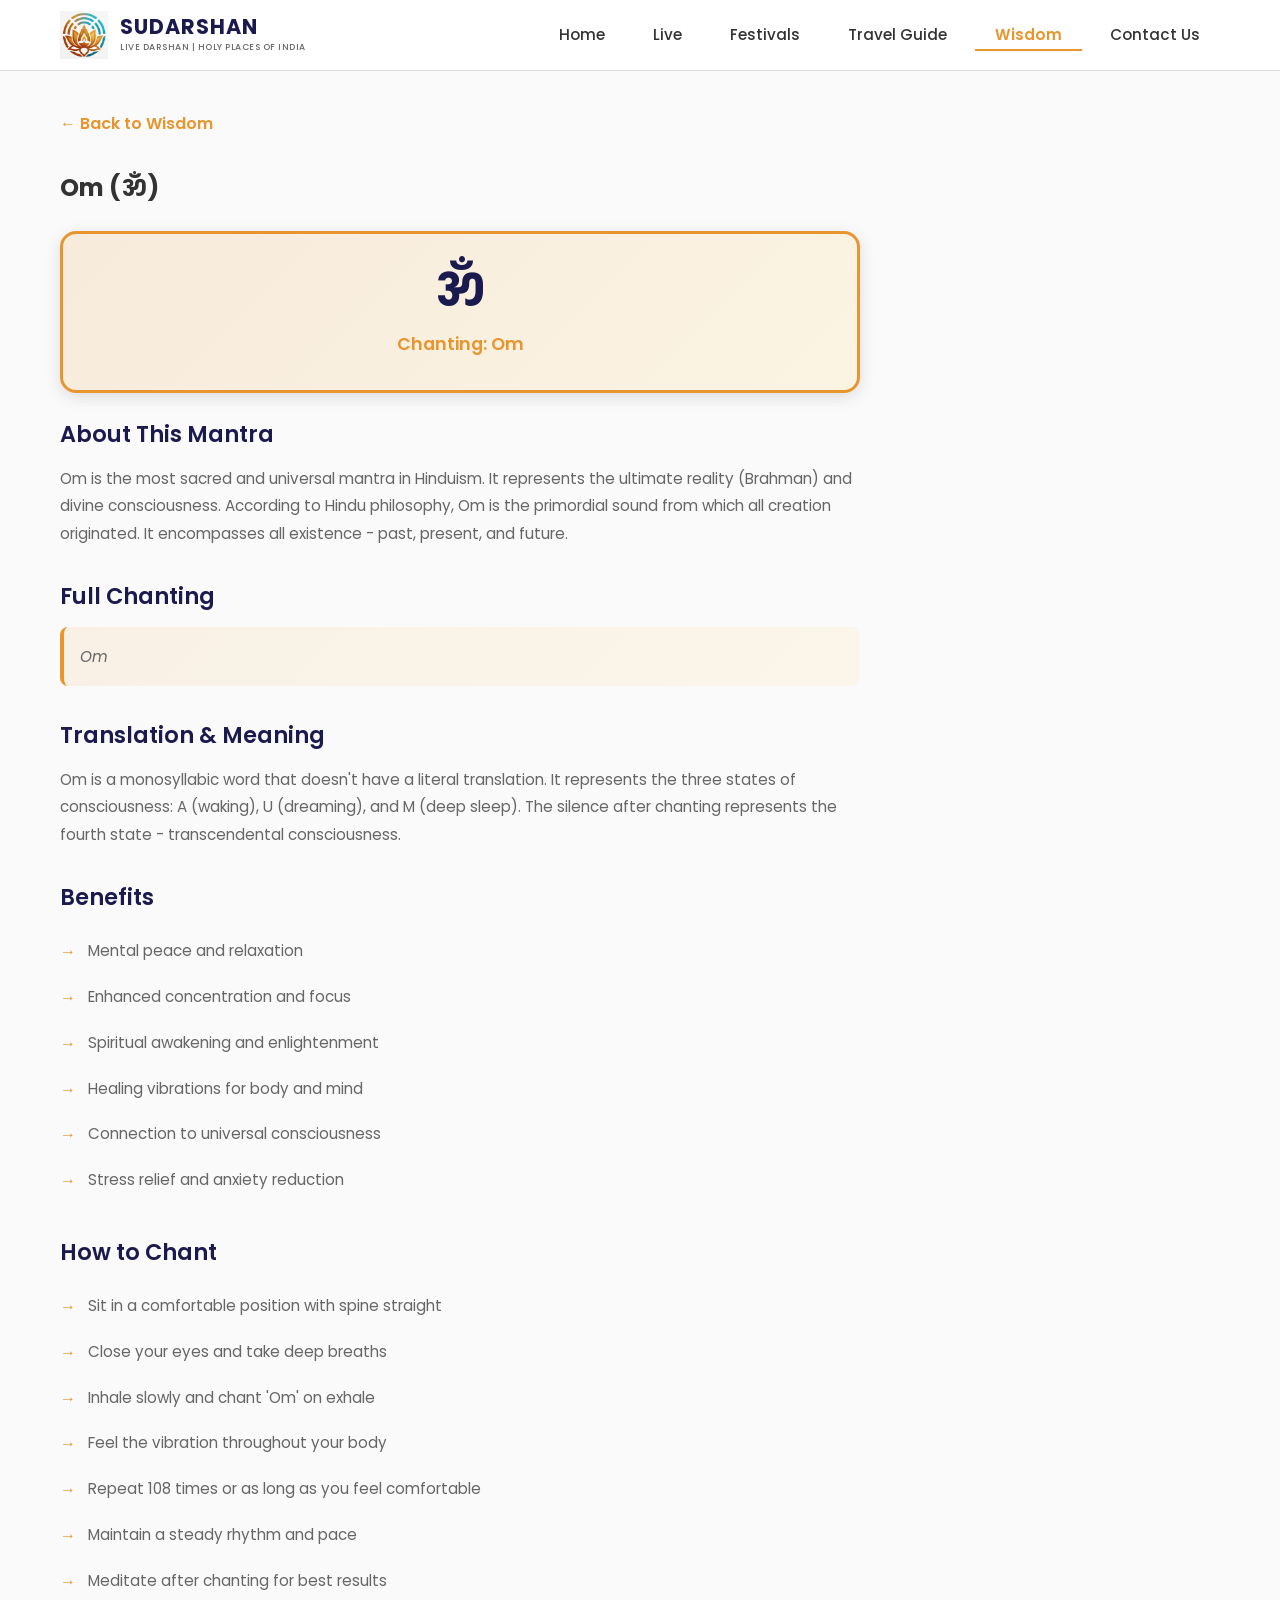
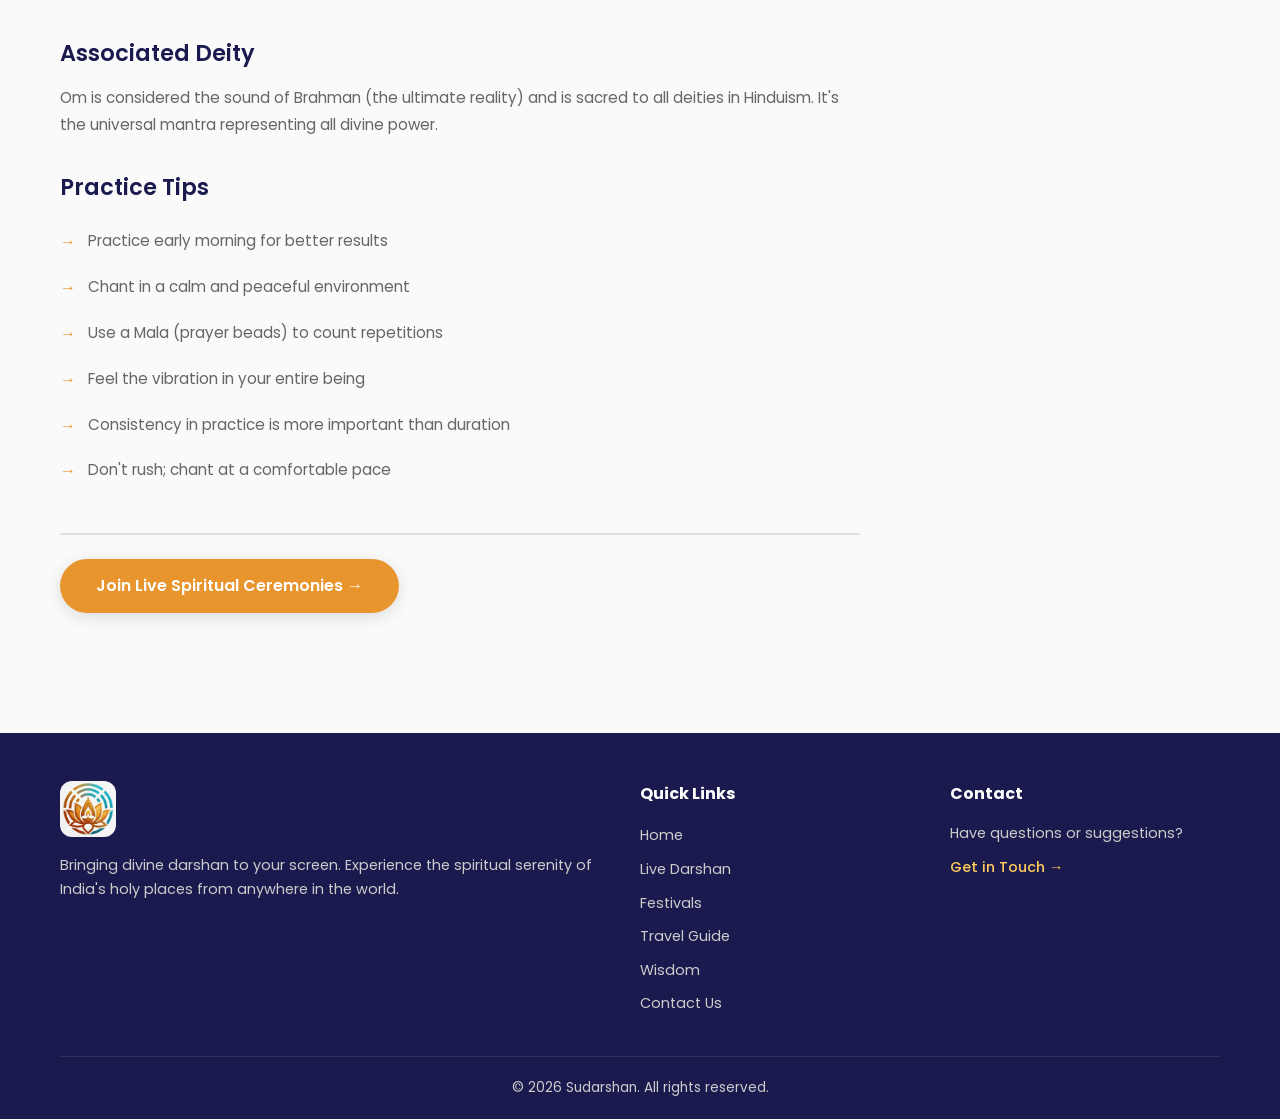
<file: wisdom-detail.html>
<!DOCTYPE html>
<html lang="en">
<head>
    <meta charset="UTF-8">
    <meta name="viewport" content="width=device-width, initial-scale=1.0">
    <meta name="description" content="Detailed mantra and wisdom information - Sudarshan">
    <meta http-equiv="X-Content-Security-Policy" content="default-src 'self'; script-src 'self' https://pagead2.googlesyndication.com https://adservice.google.com 'unsafe-inline'; style-src 'self' https://fonts.googleapis.com 'unsafe-inline'; font-src https://fonts.gstatic.com; img-src 'self' data: https://pagead2.googlesyndication.com; frame-src https://googleads.g.doubleclick.net https://tpc.googlesyndication.com;">
    <title>Mantra Details - Sudarshan</title>
    <link rel="preconnect" href="https://fonts.googleapis.com">
    <link rel="preconnect" href="https://fonts.gstatic.com" crossorigin>
    <link href="https://fonts.googleapis.com/css2?family=Poppins:wght@400;500;600;700&display=swap" rel="stylesheet">
    <link rel="stylesheet" href="css/style.css">
    <link rel="icon" href="Sudarshan_Logo.png" type="image/png">
    <script async src="https://pagead2.googlesyndication.com/pagead/js/adsbygoogle.js?client=ca-pub-5180923716196689" crossorigin="anonymous"></script>
</head>
<body>
    <!-- Header -->
    <header class="header">
        <div class="header-container">
            <a href="index.html" class="logo">
                <img src="Sudarshan_Logo_icon.png" alt="Sudarshan Logo" class="logo-img">
                <div class="logo-text">
                    <span class="logo-title">SUDARSHAN</span>
                    <span class="logo-subtitle">LIVE DARSHAN | HOLY PLACES OF INDIA</span>
                </div>
            </a>
            <nav class="nav">
                <button class="hamburger" id="hamburger" aria-label="Toggle menu">
                    <span></span><span></span><span></span>
                </button>
                <ul class="nav-links" id="navLinks">
                    <li><a href="index.html" class="nav-link">Home</a></li>
                    <li><a href="live.html" class="nav-link">Live</a></li>
                    <li><a href="festivals.html" class="nav-link">Festivals</a></li>
                    <li><a href="travel-guide.html" class="nav-link">Travel Guide</a></li>
                    <li><a href="wisdom.html" class="nav-link active">Wisdom</a></li>
                    <li><a href="contact.html" class="nav-link">Contact Us</a></li>
                </ul>
            </nav>
        </div>
    </header>

    <!-- Detail Section -->
    <main>
        <section class="detail-section wisdom-detail">
            <div class="container">
                <a href="wisdom.html" class="back-link">← Back to Wisdom</a>
                
                <div class="detail-wrapper">
                    <div class="wisdom-detail-content">
                        <h1 id="mantraTitle">Mantra Title</h1>
                        
                        <div class="mantra-display-box">
                            <p id="mantraText">ॐ</p>
                            <p id="mantraRomanized" class="romanized">Chanting: Om</p>
                        </div>

                        <div class="detail-section-block">
                            <h2>About This Mantra</h2>
                            <p id="about">Loading...</p>
                        </div>

                        <div class="detail-section-block">
                            <h2>Full Chanting</h2>
                            <p id="fullChanting" class="full-text">Loading...</p>
                        </div>

                        <div class="detail-section-block">
                            <h2>Translation & Meaning</h2>
                            <p id="meaning">Loading...</p>
                        </div>

                        <div class="detail-section-block">
                            <h2>Benefits</h2>
                            <ul id="benefits" class="detail-list">
                                <li>Loading...</li>
                            </ul>
                        </div>

                        <div class="detail-section-block">
                            <h2>How to Chant</h2>
                            <ul id="howToChant" class="detail-list">
                                <li>Loading...</li>
                            </ul>
                        </div>

                        <div class="detail-section-block">
                            <h2>Associated Deity</h2>
                            <p id="deity">Loading...</p>
                        </div>

                        <div class="detail-section-block">
                            <h2>Practice Tips</h2>
                            <ul id="tips" class="detail-list">
                                <li>Loading...</li>
                            </ul>
                        </div>

                        <div class="detail-cta">
                            <a href="live.html" class="cta-btn">Join Live Spiritual Ceremonies →</a>
                        </div>
                    </div>
                </div>
            </div>
        </section>
    </main>

    <!-- Footer -->
    <footer class="footer">
        <div class="container">
            <div class="footer-grid">
                <div class="footer-about">
                    <img src="Sudarshan_Logo_icon.png" alt="Sudarshan" class="footer-logo">
                    <p>Bringing divine darshan to your screen. Experience the spiritual serenity of India's holy places from anywhere in the world.</p>
                </div>
                <div class="footer-links">
                    <h4>Quick Links</h4>
                    <ul>
                        <li><a href="index.html">Home</a></li>
                        <li><a href="live.html">Live Darshan</a></li>
                        <li><a href="festivals.html">Festivals</a></li>
                        <li><a href="travel-guide.html">Travel Guide</a></li>
                        <li><a href="wisdom.html">Wisdom</a></li>
                        <li><a href="contact.html">Contact Us</a></li>
                    </ul>
                </div>
                <div class="footer-contact">
                    <h4>Contact</h4>
                    <p>Have questions or suggestions?</p>
                    <a href="contact.html">Get in Touch &rarr;</a>
                </div>
            </div>
            <div class="footer-bottom">
                <p>&copy; 2026 Sudarshan. All rights reserved.</p>
            </div>
        </div>
    </footer>

    <!-- Ad Placeholders -->
    <div class="ad-float ad-float-left" id="adLeft">
        <button class="ad-close" id="adCloseLeft" aria-label="Close ad">&times;</button>
        <div class="ad-content">
            <p class="ad-label">Advertisement</p>
            <div class="ad-placeholder">
                <ins class="adsbygoogle"
                     style="display:block"
                     data-ad-client="ca-pub-5180923716196689"
                     data-ad-slot="4762213644"
                     data-ad-format="vertical"
                     data-ad-width="160"
                     data-ad-height="200"></ins>
                <script>(adsbygoogle = window.adsbygoogle || []).push({});</script>
            </div>
        </div>
    </div>
    <div class="ad-float ad-float-right" id="adRight">
        <button class="ad-close" id="adCloseRight" aria-label="Close ad">&times;</button>
        <div class="ad-content">
            <p class="ad-label">Advertisement</p>
            <div class="ad-placeholder">
                <ins class="adsbygoogle"
                     style="display:block"
                     data-ad-client="ca-pub-5180923716196689"
                     data-ad-slot="8924119230"
                     data-ad-format="vertical"
                     data-ad-width="160"
                     data-ad-height="200"></ins>
                <script>(adsbygoogle = window.adsbygoogle || []).push({});</script>
            </div>
        </div>
    </div>

    <script src="js/app.js"></script>
    <script src="js/wisdom-detail.js"></script>
</body>
</html>
</file>
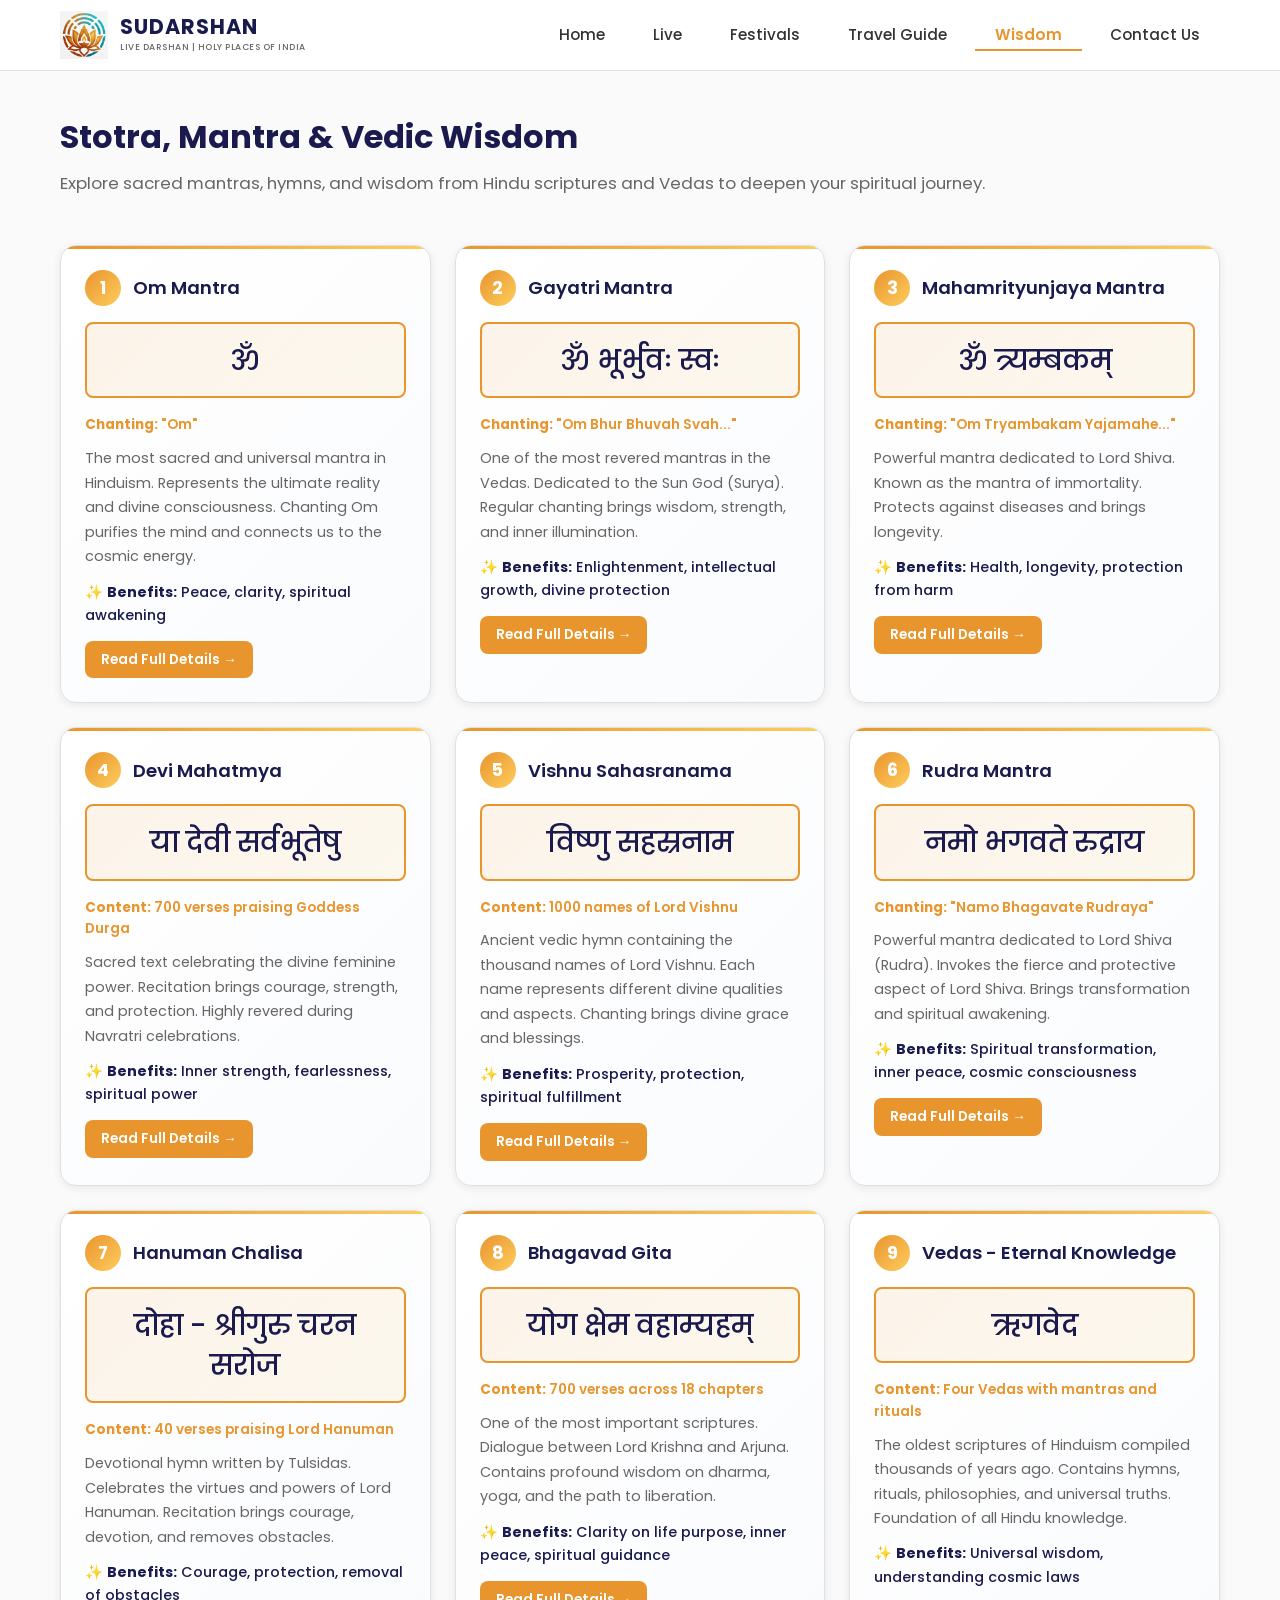
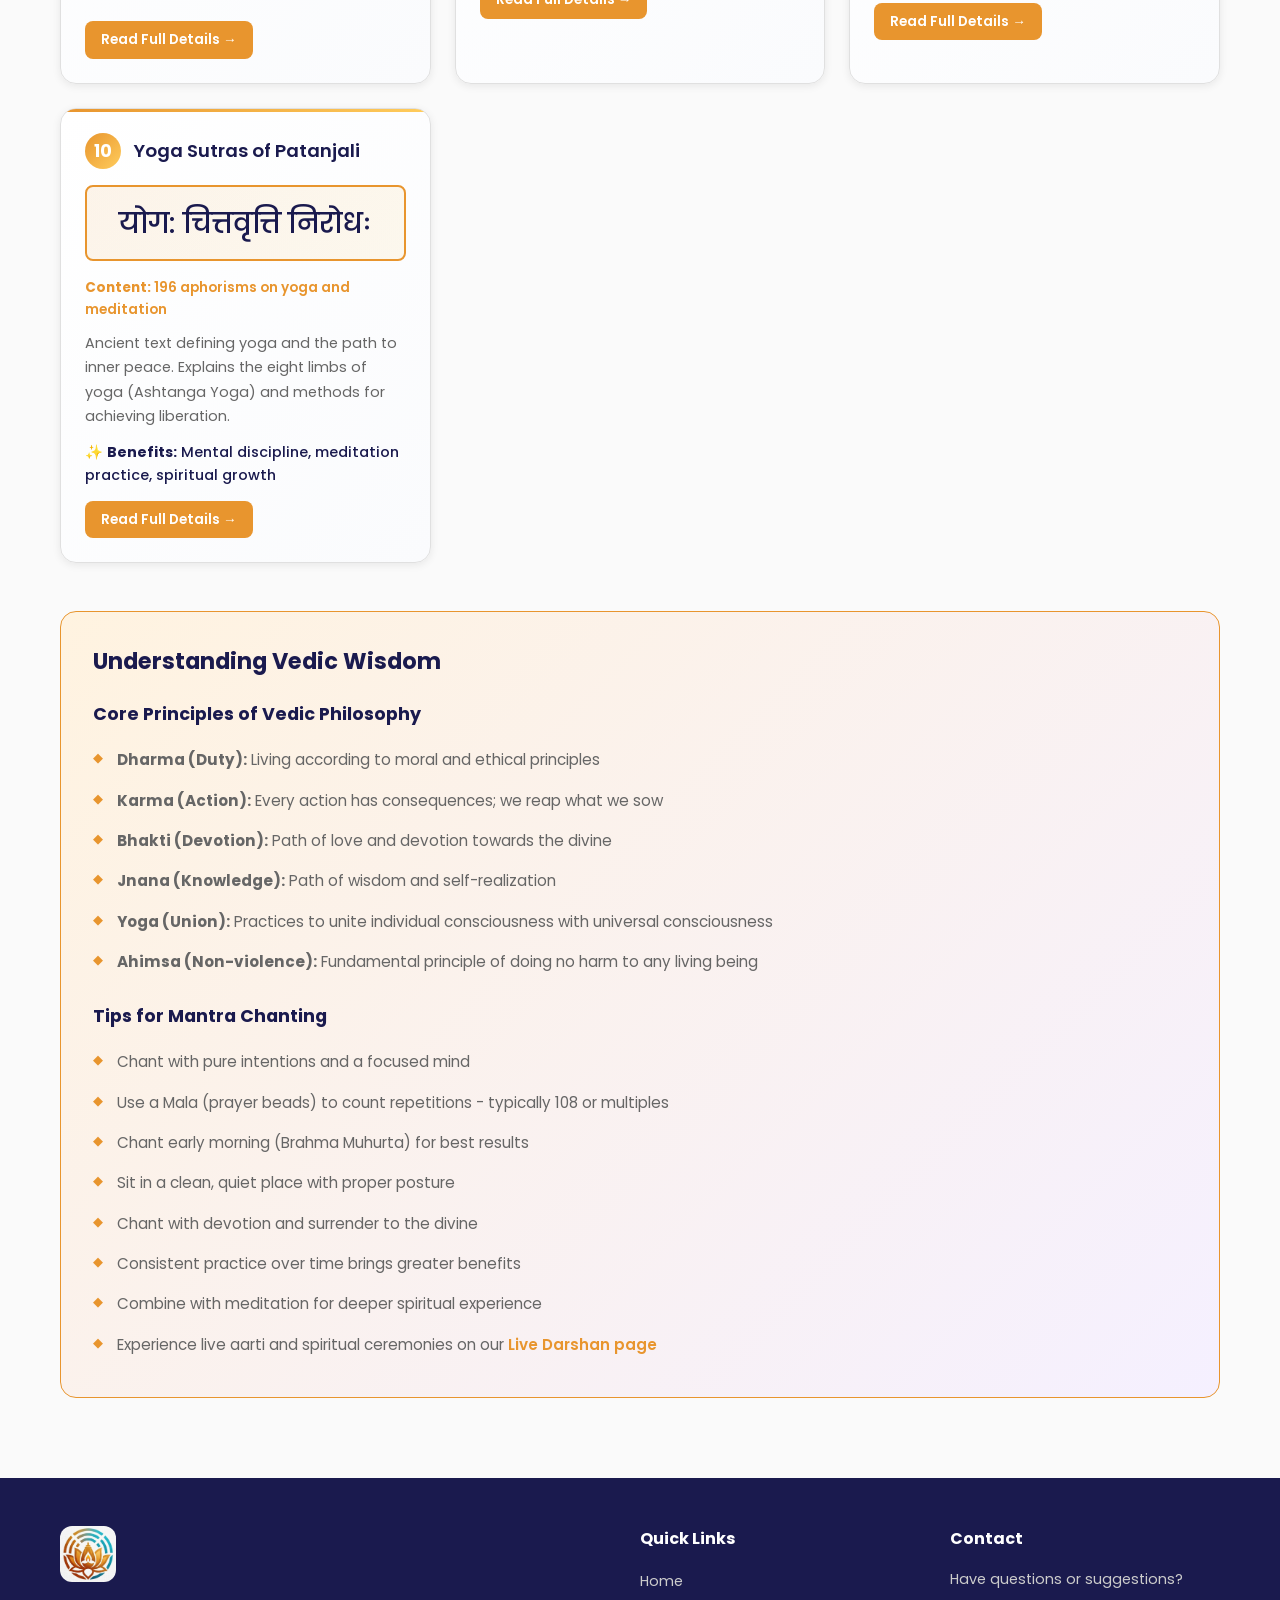
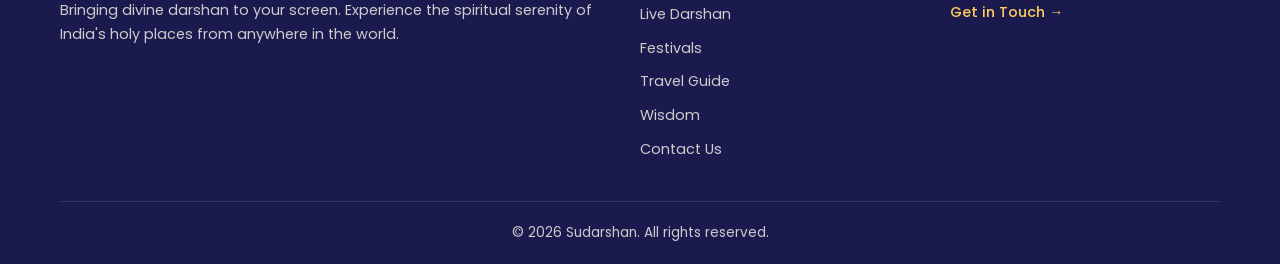
<file: wisdom.html>
<!DOCTYPE html>
<html lang="en">
<head>
    <meta charset="UTF-8">
    <meta name="viewport" content="width=device-width, initial-scale=1.0">
    <meta name="description" content="Stotra, Mantra & Vedic Knowledge - Sacred Sanskrit hymns, mantras, and wisdom from Hindu scriptures and Vedas.">
    <meta http-equiv="X-Content-Security-Policy" content="default-src 'self'; script-src 'self' https://pagead2.googlesyndication.com https://adservice.google.com 'unsafe-inline'; style-src 'self' https://fonts.googleapis.com 'unsafe-inline'; font-src https://fonts.gstatic.com; img-src 'self' data: https://pagead2.googlesyndication.com; frame-src https://googleads.g.doubleclick.net https://tpc.googlesyndication.com;">
    <title>Stotra, Mantra & Wisdom - Sudarshan</title>
    <link rel="preconnect" href="https://fonts.googleapis.com">
    <link rel="preconnect" href="https://fonts.gstatic.com" crossorigin>
    <link href="https://fonts.googleapis.com/css2?family=Poppins:wght@400;500;600;700&display=swap" rel="stylesheet">
    <link rel="stylesheet" href="css/style.css">
    <link rel="icon" href="Sudarshan_Logo.png" type="image/png">
    <script async src="https://pagead2.googlesyndication.com/pagead/js/adsbygoogle.js?client=ca-pub-5180923716196689" crossorigin="anonymous"></script>
</head>
<body>
    <!-- Header -->
    <header class="header">
        <div class="header-container">
            <a href="index.html" class="logo">
                <img src="Sudarshan_Logo_icon.png" alt="Sudarshan Logo" class="logo-img">
                <div class="logo-text">
                    <span class="logo-title">SUDARSHAN</span>
                    <span class="logo-subtitle">LIVE DARSHAN | HOLY PLACES OF INDIA</span>
                </div>
            </a>
            <nav class="nav">
                <button class="hamburger" id="hamburger" aria-label="Toggle menu">
                    <span></span><span></span><span></span>
                </button>
                <ul class="nav-links" id="navLinks">
                    <li><a href="index.html" class="nav-link">Home</a></li>
                    <li><a href="live.html" class="nav-link">Live</a></li>
                    <li><a href="festivals.html" class="nav-link">Festivals</a></li>
                    <li><a href="travel-guide.html" class="nav-link">Travel Guide</a></li>
                    <li><a href="wisdom.html" class="nav-link active">Wisdom</a></li>
                    <li><a href="contact.html" class="nav-link">Contact Us</a></li>
                </ul>
            </nav>
        </div>
    </header>

    <!-- Wisdom Section -->
    <main>
        <section class="info-section">
            <div class="container">
                <h1 class="page-title">Stotra, Mantra & Vedic Wisdom</h1>
                <p class="page-desc">Explore sacred mantras, hymns, and wisdom from Hindu scriptures and Vedas to deepen your spiritual journey.</p>

                <div class="wisdom-grid">
                    <div class="wisdom-card-modern">
                        <div class="wisdom-card-header">
                            <div class="mantra-number">1</div>
                            <h3>Om Mantra</h3>
                        </div>
                        <div class="mantra-box">ॐ</div>
                        <p class="mantra-chanting"><strong>Chanting:</strong> "Om"</p>
                        <p class="wisdom-text">The most sacred and universal mantra in Hinduism. Represents the ultimate reality and divine consciousness. Chanting Om purifies the mind and connects us to the cosmic energy.</p>
                        <p class="benefits">✨ <strong>Benefits:</strong> Peace, clarity, spiritual awakening</p>
                        <a href="wisdom-detail.html?mantra=om" class="detail-btn">Read Full Details →</a>
                    </div>

                    <div class="wisdom-card-modern">
                        <div class="wisdom-card-header">
                            <div class="mantra-number">2</div>
                            <h3>Gayatri Mantra</h3>
                        </div>
                        <div class="mantra-box">ॐ भूर्भुवः स्वः</div>
                        <p class="mantra-chanting"><strong>Chanting:</strong> "Om Bhur Bhuvah Svah..."</p>
                        <p class="wisdom-text">One of the most revered mantras in the Vedas. Dedicated to the Sun God (Surya). Regular chanting brings wisdom, strength, and inner illumination.</p>
                        <p class="benefits">✨ <strong>Benefits:</strong> Enlightenment, intellectual growth, divine protection</p>
                        <a href="wisdom-detail.html?mantra=gayatri" class="detail-btn">Read Full Details →</a>
                    </div>

                    <div class="wisdom-card-modern">
                        <div class="wisdom-card-header">
                            <div class="mantra-number">3</div>
                            <h3>Mahamrityunjaya Mantra</h3>
                        </div>
                        <div class="mantra-box">ॐ त्र्यम्बकम्</div>
                        <p class="mantra-chanting"><strong>Chanting:</strong> "Om Tryambakam Yajamahe..."</p>
                        <p class="wisdom-text">Powerful mantra dedicated to Lord Shiva. Known as the mantra of immortality. Protects against diseases and brings longevity.</p>
                        <p class="benefits">✨ <strong>Benefits:</strong> Health, longevity, protection from harm</p>
                        <a href="wisdom-detail.html?mantra=mahamrityunjaya" class="detail-btn">Read Full Details →</a>
                    </div>

                    <div class="wisdom-card-modern">
                        <div class="wisdom-card-header">
                            <div class="mantra-number">4</div>
                            <h3>Devi Mahatmya</h3>
                        </div>
                        <div class="mantra-box">या देवी सर्वभूतेषु</div>
                        <p class="mantra-chanting"><strong>Content:</strong> 700 verses praising Goddess Durga</p>
                        <p class="wisdom-text">Sacred text celebrating the divine feminine power. Recitation brings courage, strength, and protection. Highly revered during Navratri celebrations.</p>
                        <p class="benefits">✨ <strong>Benefits:</strong> Inner strength, fearlessness, spiritual power</p>
                        <a href="wisdom-detail.html?mantra=devi-mahatmya" class="detail-btn">Read Full Details →</a>
                    </div>

                    <div class="wisdom-card-modern">
                        <div class="wisdom-card-header">
                            <div class="mantra-number">5</div>
                            <h3>Vishnu Sahasranama</h3>
                        </div>
                        <div class="mantra-box">विष्णु सहस्रनाम</div>
                        <p class="mantra-chanting"><strong>Content:</strong> 1000 names of Lord Vishnu</p>
                        <p class="wisdom-text">Ancient vedic hymn containing the thousand names of Lord Vishnu. Each name represents different divine qualities and aspects. Chanting brings divine grace and blessings.</p>
                        <p class="benefits">✨ <strong>Benefits:</strong> Prosperity, protection, spiritual fulfillment</p>
                        <a href="wisdom-detail.html?mantra=vishnu-sahasranama" class="detail-btn">Read Full Details →</a>
                    </div>

                    <div class="wisdom-card-modern">
                        <div class="wisdom-card-header">
                            <div class="mantra-number">6</div>
                            <h3>Rudra Mantra</h3>
                        </div>
                        <div class="mantra-box">नमो भगवते रुद्राय</div>
                        <p class="mantra-chanting"><strong>Chanting:</strong> "Namo Bhagavate Rudraya"</p>
                        <p class="wisdom-text">Powerful mantra dedicated to Lord Shiva (Rudra). Invokes the fierce and protective aspect of Lord Shiva. Brings transformation and spiritual awakening.</p>
                        <p class="benefits">✨ <strong>Benefits:</strong> Spiritual transformation, inner peace, cosmic consciousness</p>
                        <a href="wisdom-detail.html?mantra=rudra" class="detail-btn">Read Full Details →</a>
                    </div>

                    <div class="wisdom-card-modern">
                        <div class="wisdom-card-header">
                            <div class="mantra-number">7</div>
                            <h3>Hanuman Chalisa</h3>
                        </div>
                        <div class="mantra-box">दोहा - श्रीगुरु चरन सरोज</div>
                        <p class="mantra-chanting"><strong>Content:</strong> 40 verses praising Lord Hanuman</p>
                        <p class="wisdom-text">Devotional hymn written by Tulsidas. Celebrates the virtues and powers of Lord Hanuman. Recitation brings courage, devotion, and removes obstacles.</p>
                        <p class="benefits">✨ <strong>Benefits:</strong> Courage, protection, removal of obstacles</p>
                        <a href="wisdom-detail.html?mantra=hanuman-chalisa" class="detail-btn">Read Full Details →</a>
                    </div>

                    <div class="wisdom-card-modern">
                        <div class="wisdom-card-header">
                            <div class="mantra-number">8</div>
                            <h3>Bhagavad Gita</h3>
                        </div>
                        <div class="mantra-box">योग क्षेम वहाम्यहम्</div>
                        <p class="mantra-chanting"><strong>Content:</strong> 700 verses across 18 chapters</p>
                        <p class="wisdom-text">One of the most important scriptures. Dialogue between Lord Krishna and Arjuna. Contains profound wisdom on dharma, yoga, and the path to liberation.</p>
                        <p class="benefits">✨ <strong>Benefits:</strong> Clarity on life purpose, inner peace, spiritual guidance</p>
                        <a href="wisdom-detail.html?mantra=bhagavad-gita" class="detail-btn">Read Full Details →</a>
                    </div>

                    <div class="wisdom-card-modern">
                        <div class="wisdom-card-header">
                            <div class="mantra-number">9</div>
                            <h3>Vedas - Eternal Knowledge</h3>
                        </div>
                        <div class="mantra-box">ऋगवेद</div>
                        <p class="mantra-chanting"><strong>Content:</strong> Four Vedas with mantras and rituals</p>
                        <p class="wisdom-text">The oldest scriptures of Hinduism compiled thousands of years ago. Contains hymns, rituals, philosophies, and universal truths. Foundation of all Hindu knowledge.</p>
                        <p class="benefits">✨ <strong>Benefits:</strong> Universal wisdom, understanding cosmic laws</p>
                        <a href="wisdom-detail.html?mantra=vedas" class="detail-btn">Read Full Details →</a>
                    </div>

                    <div class="wisdom-card-modern">
                        <div class="wisdom-card-header">
                            <div class="mantra-number">10</div>
                            <h3>Yoga Sutras of Patanjali</h3>
                        </div>
                        <div class="mantra-box">योग: चित्तवृत्ति निरोधः</div>
                        <p class="mantra-chanting"><strong>Content:</strong> 196 aphorisms on yoga and meditation</p>
                        <p class="wisdom-text">Ancient text defining yoga and the path to inner peace. Explains the eight limbs of yoga (Ashtanga Yoga) and methods for achieving liberation.</p>
                        <p class="benefits">✨ <strong>Benefits:</strong> Mental discipline, meditation practice, spiritual growth</p>
                        <a href="wisdom-detail.html?mantra=yoga-sutras" class="detail-btn">Read Full Details →</a>
                    </div>
                </div>

                <div class="wisdom-info">
                    <h2>Understanding Vedic Wisdom</h2>
                    <div class="vedic-teachings">
                        <h3>Core Principles of Vedic Philosophy</h3>
                        <ul class="principles-list">
                            <li><strong>Dharma (Duty):</strong> Living according to moral and ethical principles</li>
                            <li><strong>Karma (Action):</strong> Every action has consequences; we reap what we sow</li>
                            <li><strong>Bhakti (Devotion):</strong> Path of love and devotion towards the divine</li>
                            <li><strong>Jnana (Knowledge):</strong> Path of wisdom and self-realization</li>
                            <li><strong>Yoga (Union):</strong> Practices to unite individual consciousness with universal consciousness</li>
                            <li><strong>Ahimsa (Non-violence):</strong> Fundamental principle of doing no harm to any living being</li>
                        </ul>
                    </div>

                    <div class="mantra-tips">
                        <h3>Tips for Mantra Chanting</h3>
                        <ul class="tips-list">
                            <li>Chant with pure intentions and a focused mind</li>
                            <li>Use a Mala (prayer beads) to count repetitions - typically 108 or multiples</li>
                            <li>Chant early morning (Brahma Muhurta) for best results</li>
                            <li>Sit in a clean, quiet place with proper posture</li>
                            <li>Chant with devotion and surrender to the divine</li>
                            <li>Consistent practice over time brings greater benefits</li>
                            <li>Combine with meditation for deeper spiritual experience</li>
                            <li>Experience live aarti and spiritual ceremonies on our <a href="live.html">Live Darshan page</a></li>
                        </ul>
                    </div>
                </div>
            </div>
        </section>
    </main>

    <!-- Footer -->
    <footer class="footer">
        <div class="container">
            <div class="footer-grid">
                <div class="footer-about">
                    <img src="Sudarshan_Logo_icon.png" alt="Sudarshan" class="footer-logo">
                    <p>Bringing divine darshan to your screen. Experience the spiritual serenity of India's holy places from anywhere in the world.</p>
                </div>
                <div class="footer-links">
                    <h4>Quick Links</h4>
                    <ul>
                        <li><a href="index.html">Home</a></li>
                        <li><a href="live.html">Live Darshan</a></li>
                        <li><a href="festivals.html">Festivals</a></li>
                        <li><a href="travel-guide.html">Travel Guide</a></li>
                        <li><a href="wisdom.html">Wisdom</a></li>
                        <li><a href="contact.html">Contact Us</a></li>
                    </ul>
                </div>
                <div class="footer-contact">
                    <h4>Contact</h4>
                    <p>Have questions or suggestions?</p>
                    <a href="contact.html">Get in Touch &rarr;</a>
                </div>
            </div>
            <div class="footer-bottom">
                <p>&copy; 2026 Sudarshan. All rights reserved.</p>
            </div>
        </div>
    </footer>

    <!-- Ad Placeholders -->
    <div class="ad-float ad-float-left" id="adLeft">
        <button class="ad-close" id="adCloseLeft" aria-label="Close ad">&times;</button>
        <div class="ad-content">
            <p class="ad-label">Advertisement</p>
            <div class="ad-placeholder">
                <ins class="adsbygoogle"
                     style="display:block"
                     data-ad-client="ca-pub-5180923716196689"
                     data-ad-slot="4762213644"
                     data-ad-format="vertical"
                     data-ad-width="160"
                     data-ad-height="200"></ins>
                <script>(adsbygoogle = window.adsbygoogle || []).push({});</script>
            </div>
        </div>
    </div>
    <div class="ad-float ad-float-right" id="adRight">
        <button class="ad-close" id="adCloseRight" aria-label="Close ad">&times;</button>
        <div class="ad-content">
            <p class="ad-label">Advertisement</p>
            <div class="ad-placeholder">
                <ins class="adsbygoogle"
                     style="display:block"
                     data-ad-client="ca-pub-5180923716196689"
                     data-ad-slot="8924119230"
                     data-ad-format="vertical"
                     data-ad-width="160"
                     data-ad-height="200"></ins>
                <script>(adsbygoogle = window.adsbygoogle || []).push({});</script>
            </div>
        </div>
    </div>

    <script src="js/app.js"></script>
</body>
</html>
</file>
<file: css/style.css>
/* ============================================
   Sudarshan - Live Darshan | Holy Places of India
   Main Stylesheet
   ============================================ */

/* --- Reset & Base --- */
*, *::before, *::after {
    margin: 0;
    padding: 0;
    box-sizing: border-box;
}

:root {
    --color-primary: #1a1a4e;
    --color-accent: #e8952e;
    --color-accent-light: #ffcc5c;
    --color-bg: #fafafa;
    --color-white: #ffffff;
    --color-text: #333333;
    --color-text-light: #666666;
    --color-border: #e0e0e0;
    --color-footer-bg: #1a1a4e;
    --color-footer-text: #cccccc;
    --shadow-sm: 0 2px 8px rgba(0,0,0,0.08);
    --shadow-md: 0 4px 16px rgba(0,0,0,0.12);
    --shadow-lg: 0 8px 32px rgba(0,0,0,0.16);
    --radius: 8px;
    --radius-lg: 16px;
    --font: 'Poppins', sans-serif;
    --max-width: 1200px;
}

html {
    scroll-behavior: smooth;
}

body {
    font-family: var(--font);
    background: var(--color-bg);
    color: var(--color-text);
    line-height: 1.6;
    min-height: 100vh;
    display: flex;
    flex-direction: column;
}

main {
    flex: 1;
}

a {
    text-decoration: none;
    color: inherit;
}

ul {
    list-style: none;
}

img {
    max-width: 100%;
    display: block;
}

.container {
    width: 100%;
    max-width: var(--max-width);
    margin: 0 auto;
    padding: 0 20px;
}

/* --- Header --- */
.header {
    background: var(--color-white);
    border-bottom: 1px solid var(--color-border);
    position: sticky;
    top: 0;
    z-index: 1000;
}

.header-container {
    max-width: var(--max-width);
    margin: 0 auto;
    padding: 0 20px;
    display: flex;
    align-items: center;
    justify-content: space-between;
    height: 70px;
}

.logo {
    display: flex;
    align-items: center;
    gap: 12px;
}

.logo-img {
    width: 48px;
    height: 48px;
    object-fit: contain;
}

.logo-text {
    display: flex;
    flex-direction: column;
}

.logo-title {
    font-size: 1.3rem;
    font-weight: 700;
    color: var(--color-primary);
    letter-spacing: 1px;
    line-height: 1.2;
}

.logo-subtitle {
    font-size: 0.55rem;
    color: var(--color-text-light);
    letter-spacing: 0.5px;
    font-weight: 500;
}

.nav {
    display: flex;
    align-items: center;
}

.nav-links {
    display: flex;
    gap: 8px;
    align-items: center;
}

.nav-link {
    padding: 8px 20px;
    border-radius: 6px;
    font-weight: 500;
    font-size: 0.95rem;
    color: var(--color-text);
    transition: all 0.2s ease;
}

.nav-link:hover {
    background: #f0f0f0;
}

.nav-link.active {
    color: var(--color-accent);
    font-weight: 600;
    border-bottom: 2px solid var(--color-accent);
    border-radius: 0;
    padding-bottom: 4px;
}

/* Hamburger */
.hamburger {
    display: none;
    flex-direction: column;
    gap: 5px;
    background: none;
    border: none;
    cursor: pointer;
    padding: 5px;
    z-index: 1001;
}

.hamburger span {
    width: 25px;
    height: 3px;
    background: var(--color-primary);
    border-radius: 2px;
    transition: all 0.3s ease;
}

.hamburger.open span:nth-child(1) {
    transform: rotate(45deg) translate(5px, 6px);
}

.hamburger.open span:nth-child(2) {
    opacity: 0;
}

.hamburger.open span:nth-child(3) {
    transform: rotate(-45deg) translate(5px, -6px);
}

/* --- Hero Section (Home) --- */
.hero {
    position: relative;
    min-height: 75vh;
    display: flex;
    align-items: center;
    justify-content: center;
    text-align: center;
    background: linear-gradient(135deg, #1a1a4e 0%, #2d2d7a 40%, #e8952e 100%);
    overflow: hidden;
}

.hero-overlay {
    position: absolute;
    inset: 0;
    background: url('Home.png') center/cover no-repeat;
    opacity: 0.15;
}

.hero-content {
    position: relative;
    z-index: 2;
    padding: 40px 20px;
    max-width: 700px;
}

.hero-content h1 {
    font-size: 3rem;
    color: var(--color-white);
    margin-bottom: 16px;
    font-weight: 700;
    line-height: 1.2;
}

.hero-content p {
    font-size: 1.15rem;
    color: rgba(255,255,255,0.9);
    margin-bottom: 32px;
}

.cta-btn {
    display: inline-block;
    padding: 14px 36px;
    background: var(--color-accent);
    color: var(--color-white);
    font-size: 1rem;
    font-weight: 600;
    border-radius: 50px;
    transition: all 0.3s ease;
    box-shadow: var(--shadow-md);
}

.cta-btn:hover {
    background: #d07e1f;
    transform: translateY(-2px);
    box-shadow: var(--shadow-lg);
}

/* --- Features --- */
.features {
    padding: 80px 0 90px;
    background: linear-gradient(160deg, #f5f0ff 0%, #fff7ed 50%, #f0f4ff 100%);
    position: relative;
    overflow: hidden;
}

.features::before {
    content: '';
    position: absolute;
    top: -80px;
    right: -80px;
    width: 250px;
    height: 250px;
    background: radial-gradient(circle, rgba(232,149,46,0.12) 0%, transparent 70%);
    border-radius: 50%;
    pointer-events: none;
}

.features::after {
    content: '';
    position: absolute;
    bottom: -60px;
    left: -60px;
    width: 200px;
    height: 200px;
    background: radial-gradient(circle, rgba(26,26,78,0.08) 0%, transparent 70%);
    border-radius: 50%;
    pointer-events: none;
}

.section-title {
    text-align: center;
    font-size: 2.2rem;
    color: var(--color-primary);
    margin-bottom: 12px;
    font-weight: 700;
}

.section-subtitle {
    text-align: center;
    color: var(--color-text-light);
    font-size: 1.05rem;
    margin-bottom: 52px;
}

.features-grid {
    display: grid;
    grid-template-columns: repeat(auto-fit, minmax(280px, 1fr));
    gap: 32px;
}

.feature-card {
    position: relative;
    text-align: center;
    padding: 44px 28px 40px;
    border-radius: var(--radius-lg);
    background: var(--color-white);
    border: 1px solid transparent;
    transition: all 0.4s cubic-bezier(0.25, 0.46, 0.45, 0.94);
    overflow: hidden;
    animation: featureSlideUp 0.6s ease both;
    animation-delay: var(--delay, 0s);
}

@keyframes featureSlideUp {
    from {
        opacity: 0;
        transform: translateY(30px);
    }
    to {
        opacity: 1;
        transform: translateY(0);
    }
}

.feature-card .feature-accent {
    position: absolute;
    top: 0;
    left: 0;
    right: 0;
    height: 4px;
    border-radius: var(--radius-lg) var(--radius-lg) 0 0;
    transition: height 0.3s ease;
}

.feature-card--orange .feature-accent {
    background: linear-gradient(90deg, #e8952e, #ffcc5c);
}

.feature-card--blue .feature-accent {
    background: linear-gradient(90deg, #4a90d9, #74b9ff);
}

.feature-card--purple .feature-accent {
    background: linear-gradient(90deg, #6c5ce7, #a29bfe);
}

.feature-card:hover {
    transform: translateY(-8px);
    box-shadow: 0 20px 40px rgba(0,0,0,0.1);
    border-color: var(--color-border);
}

.feature-card:hover .feature-accent {
    height: 6px;
}

.feature-card:hover .feature-icon-wrap {
    transform: scale(1.1) rotate(5deg);
}

.feature-icon-wrap {
    display: inline-flex;
    align-items: center;
    justify-content: center;
    width: 72px;
    height: 72px;
    border-radius: 20px;
    margin-bottom: 20px;
    transition: all 0.4s cubic-bezier(0.25, 0.46, 0.45, 0.94);
}

.feature-icon-wrap--orange {
    background: linear-gradient(135deg, #fff3e0, #ffe0b2);
}

.feature-icon-wrap--blue {
    background: linear-gradient(135deg, #e3f2fd, #bbdefb);
}

.feature-icon-wrap--purple {
    background: linear-gradient(135deg, #ede7f6, #d1c4e9);
}

.feature-icon {
    font-size: 2rem;
    line-height: 1;
}

.feature-card h3 {
    font-size: 1.25rem;
    color: var(--color-primary);
    margin-bottom: 12px;
    font-weight: 600;
}

.feature-card p {
    color: var(--color-text-light);
    font-size: 0.95rem;
    line-height: 1.7;
}

/* --- Temples Highlight --- */
.temples-highlight {
    padding: 60px 0 80px;
    text-align: center;
}

.section-desc {
    text-align: center;
    color: var(--color-text-light);
    font-size: 1.05rem;
    margin-top: 0;
    margin-bottom: 32px;
}

.temples-highlight .section-title {
    margin-bottom: 16px;
}

.temple-cta {
    margin-top: 24px;
}

/* --- Featured Sections --- */
.featured-sections {
    padding: 80px 0;
    background: linear-gradient(135deg, #f5f7fa 0%, #f9fafb 100%);
}

.featured-grid {
    display: grid;
    grid-template-columns: repeat(auto-fit, minmax(300px, 1fr));
    gap: 32px;
}

.featured-card {
    background: var(--color-white);
    border-radius: var(--radius-lg);
    padding: 40px 28px;
    text-align: center;
    border: 1px solid var(--color-border);
    transition: all 0.4s cubic-bezier(0.25, 0.46, 0.45, 0.94);
    box-shadow: var(--shadow-sm);
}

.featured-card:hover {
    transform: translateY(-8px);
    box-shadow: var(--shadow-lg);
    border-color: var(--color-primary);
}

.featured-icon {
    font-size: 3.5rem;
    line-height: 1;
    margin-bottom: 20px;
    display: block;
}

.featured-card h3 {
    font-size: 1.4rem;
    color: var(--color-primary);
    margin-bottom: 12px;
    font-weight: 600;
}

.featured-card p {
    color: var(--color-text-light);
    font-size: 0.95rem;
    line-height: 1.7;
    margin-bottom: 24px;
}

.featured-link {
    display: inline-block;
    color: var(--color-primary);
    font-weight: 600;
    text-decoration: none;
    transition: all 0.3s ease;
    padding: 8px 16px;
    border-radius: 4px;
}

.featured-link:hover {
    color: var(--color-accent);
    background: rgba(255, 152, 46, 0.1);
}

/* --- Live Page --- */
.live-section {
    padding: 40px 0 80px;
}

.page-title {
    font-size: 2rem;
    color: var(--color-primary);
    margin-bottom: 8px;
    font-weight: 700;
}

.page-desc {
    color: var(--color-text-light);
    font-size: 1.05rem;
    margin-bottom: 32px;
}

.live-status {
    display: flex;
    align-items: center;
    gap: 8px;
    margin-bottom: 24px;
    font-size: 0.9rem;
    color: var(--color-text-light);
}

.status-dot {
    width: 10px;
    height: 10px;
    border-radius: 50%;
    background: #ff4444;
    animation: pulse 1.5s infinite;
}

.status-dot.live {
    background: #22c55e;
}

@keyframes pulse {
    0%, 100% { opacity: 1; }
    50% { opacity: 0.4; }
}

.streams-grid {
    display: grid;
    grid-template-columns: repeat(auto-fill, minmax(350px, 1fr));
    gap: 24px;
}

.stream-card {
    background: var(--color-white);
    border-radius: var(--radius-lg);
    overflow: hidden;
    box-shadow: var(--shadow-sm);
    transition: all 0.3s ease;
    border: 1px solid var(--color-border);
}

.stream-card:hover {
    transform: translateY(-4px);
    box-shadow: var(--shadow-md);
}

.stream-thumbnail {
    position: relative;
    width: 100%;
    padding-top: 56.25%; /* 16:9 */
    background: #e0e0e0;
    overflow: hidden;
}

.stream-thumbnail img {
    position: absolute;
    inset: 0;
    width: 100%;
    height: 100%;
    object-fit: cover;
}

.stream-thumbnail iframe {
    position: absolute;
    inset: 0;
    width: 100%;
    height: 100%;
    border: none;
}

.stream-live-badge {
    position: absolute;
    top: 12px;
    left: 12px;
    background: #ff0000;
    color: white;
    font-size: 0.7rem;
    font-weight: 600;
    padding: 4px 10px;
    border-radius: 4px;
    letter-spacing: 0.5px;
    z-index: 2;
}

.stream-info {
    padding: 16px;
}

.stream-info h3 {
    font-size: 1rem;
    color: var(--color-primary);
    margin-bottom: 4px;
    font-weight: 600;
}

.stream-info p {
    font-size: 0.85rem;
    color: var(--color-text-light);
}

.no-streams {
    text-align: center;
    padding: 60px 20px;
}

.no-streams-icon {
    font-size: 3rem;
    margin-bottom: 16px;
}

.no-streams h3 {
    font-size: 1.3rem;
    color: var(--color-primary);
    margin-bottom: 8px;
}

.no-streams p {
    color: var(--color-text-light);
}

/* --- Contact Page --- */
.contact-section {
    padding: 40px 0 80px;
}

.contact-wrapper {
    display: grid;
    grid-template-columns: 1.5fr 1fr;
    gap: 48px;
    margin-top: 16px;
}

.contact-form {
    background: var(--color-white);
    padding: 40px;
    border-radius: var(--radius-lg);
    box-shadow: var(--shadow-sm);
    border: 1px solid var(--color-border);
}

.form-group {
    margin-bottom: 20px;
}

.form-group label {
    display: block;
    font-weight: 500;
    font-size: 0.9rem;
    margin-bottom: 6px;
    color: var(--color-primary);
}

.form-group input,
.form-group textarea {
    width: 100%;
    padding: 12px 16px;
    border: 1px solid var(--color-border);
    border-radius: var(--radius);
    font-family: var(--font);
    font-size: 0.95rem;
    transition: border-color 0.2s ease;
    background: var(--color-bg);
}

.form-group input:focus,
.form-group textarea:focus {
    outline: none;
    border-color: var(--color-accent);
    box-shadow: 0 0 0 3px rgba(232,149,46,0.15);
}

.form-group textarea {
    resize: vertical;
    min-height: 120px;
}

.form-error {
    font-size: 0.8rem;
    color: #e53e3e;
    margin-top: 4px;
    display: block;
}

.submit-btn {
    width: 100%;
    padding: 14px;
    background: var(--color-accent);
    color: var(--color-white);
    border: none;
    border-radius: var(--radius);
    font-family: var(--font);
    font-size: 1rem;
    font-weight: 600;
    cursor: pointer;
    transition: all 0.3s ease;
}

.submit-btn:hover {
    background: #d07e1f;
}

.submit-btn:disabled {
    opacity: 0.6;
    cursor: not-allowed;
}

.form-success {
    margin-top: 16px;
    padding: 16px;
    background: #f0fdf4;
    border: 1px solid #bbf7d0;
    border-radius: var(--radius);
    color: #166534;
    text-align: center;
}

.contact-info {
    display: flex;
    flex-direction: column;
    gap: 24px;
}

.info-card {
    background: var(--color-white);
    padding: 24px;
    border-radius: var(--radius-lg);
    box-shadow: var(--shadow-sm);
    border: 1px solid var(--color-border);
    text-align: center;
}

.info-icon {
    font-size: 2rem;
    margin-bottom: 8px;
}

.info-card h3 {
    font-size: 1rem;
    color: var(--color-primary);
    margin-bottom: 4px;
}

.info-card p {
    color: var(--color-text-light);
    font-size: 0.9rem;
}

/* --- Footer --- */
.footer {
    background: var(--color-footer-bg);
    color: var(--color-footer-text);
    padding: 48px 0 0;
    margin-top: auto;
}

.footer-grid {
    display: grid;
    grid-template-columns: 2fr 1fr 1fr;
    gap: 40px;
    padding-bottom: 32px;
}

.footer-logo {
    width: 56px;
    height: 56px;
    margin-bottom: 16px;
    border-radius: 12px;
    object-fit: contain;
}

.footer-about p {
    font-size: 0.9rem;
    line-height: 1.7;
}

.footer-links h4,
.footer-contact h4 {
    color: var(--color-white);
    font-size: 1rem;
    margin-bottom: 16px;
}

.footer-links ul li {
    margin-bottom: 8px;
}

.footer-links ul li a {
    color: var(--color-footer-text);
    font-size: 0.9rem;
    transition: color 0.2s;
}

.footer-links ul li a:hover {
    color: var(--color-accent-light);
}

.footer-contact p {
    font-size: 0.9rem;
    margin-bottom: 8px;
}

.footer-contact a {
    color: var(--color-accent-light);
    font-size: 0.9rem;
    font-weight: 500;
}

.footer-bottom {
    border-top: 1px solid rgba(255,255,255,0.1);
    padding: 20px 0;
    text-align: center;
    font-size: 0.85rem;
}

/* --- Floating Ad Placeholders --- */
.ad-float {
    position: fixed;
    bottom: 20px;
    z-index: 999;
    background: var(--color-white);
    border: 2px dashed var(--color-border);
    border-radius: var(--radius);
    box-shadow: var(--shadow-md);
    width: 160px;
    transition: opacity 0.3s ease, transform 0.3s ease;
    display: none;
}

.ad-placeholder {
    height: 200px;
    min-height: 200px;
}

.ad-float.hidden {
    opacity: 0;
    pointer-events: none;
    transform: translateY(20px);
}

.ad-float-left {
    left: 16px;
}

.ad-float-right {
    right: 16px;
}

.ad-close {
    position: absolute;
    top: 4px;
    right: 8px;
    background: none;
    border: none;
    font-size: 1.3rem;
    cursor: pointer;
    color: var(--color-text-light);
    line-height: 1;
    padding: 2px 4px;
    z-index: 2;
}

.ad-close:hover {
    color: var(--color-text);
}

.ad-content {
    padding: 12px;
    text-align: center;
}

.ad-label {
    font-size: 0.65rem;
    text-transform: uppercase;
    color: #999;
    letter-spacing: 0.5px;
    margin-bottom: 8px;
}

.ad-placeholder {
    width: 100%;
    height: 200px;
    background: #f5f5f5;
    border: 1px dashed #ccc;
    border-radius: 4px;
    display: flex;
    align-items: center;
    justify-content: center;
    color: #999;
    font-size: 0.85rem;
}

/* --- Info Pages (Festivals, Travel, Wisdom) --- */
.info-section {
    padding: 40px 0 80px;
}

.festivals-section {
    padding: 40px 0 80px;
}

/* --- Festivals Timeline Layout --- */
.festivals-timeline {
    margin: 48px 0;
    position: relative;
}

.festivals-timeline::before {
    content: '';
    position: absolute;
    left: 50%;
    transform: translateX(-50%);
    width: 3px;
    height: 100%;
    background: linear-gradient(180deg, var(--color-accent) 0%, var(--color-accent-light) 50%, var(--color-accent) 100%);
}

.timeline-item {
    margin-bottom: 40px;
    display: flex;
    position: relative;
}

.timeline-item:nth-child(odd) {
    flex-direction: row;
}

.timeline-item:nth-child(even) {
    flex-direction: row-reverse;
}

.timeline-dot {
    position: absolute;
    left: 50%;
    transform: translateX(-50%);
    width: 20px;
    height: 20px;
    background: var(--color-white);
    border: 4px solid var(--color-accent);
    border-radius: 50%;
    top: 24px;
    z-index: 10;
    transition: all 0.3s ease;
}

.timeline-item:hover .timeline-dot {
    width: 28px;
    height: 28px;
    transform: translateX(-50%) scale(1.2);
    box-shadow: 0 0 0 8px rgba(232, 149, 46, 0.1);
}

.timeline-content {
    width: 50%;
    padding: 0 24px;
}

.timeline-item:nth-child(odd) .timeline-content {
    padding-right: 48px;
    padding-left: 24px;
}

.timeline-item:nth-child(even) .timeline-content {
    padding-left: 48px;
    padding-right: 24px;
}

.festival-card-timeline {
    display: flex;
    gap: 20px;
    background: var(--color-white);
    border-radius: var(--radius-lg);
    overflow: hidden;
    box-shadow: var(--shadow-md);
    transition: all 0.3s ease;
    border: 1px solid var(--color-border);
}

.festival-card-timeline:hover {
    transform: translateY(-6px);
    box-shadow: var(--shadow-lg);
    border-color: var(--color-accent);
}

.festival-image {
    width: 180px;
    height: 180px;
    object-fit: cover;
    flex-shrink: 0;
}

.festival-info-block {
    flex: 1;
    padding: 20px;
    display: flex;
    flex-direction: column;
    justify-content: center;
}

.festival-info-block h3 {
    font-size: 1.3rem;
    color: var(--color-primary);
    margin-bottom: 6px;
    font-weight: 600;
}

.festival-info-block .festival-date {
    color: var(--color-accent);
    font-weight: 500;
    font-size: 0.85rem;
    margin-bottom: 10px;
}

.festival-desc {
    font-size: 0.95rem;
    color: var(--color-text-light);
    margin-bottom: 12px;
    line-height: 1.6;
}

.detail-btn {
    display: inline-block;
    width: fit-content;
    padding: 8px 16px;
    background: var(--color-accent);
    color: var(--color-white);
    text-decoration: none;
    border-radius: var(--radius);
    font-size: 0.85rem;
    font-weight: 600;
    transition: all 0.2s ease;
}

.detail-btn:hover {
    background: #d07e1f;
    transform: translateX(3px);
}

/* --- Travel Gallery Layout --- */
.travel-grid {
    display: grid;
    grid-template-columns: repeat(auto-fill, minmax(320px, 1fr));
    gap: 28px;
    margin: 48px 0;
}

.travel-card-gallery {
    background: var(--color-white);
    border-radius: var(--radius-lg);
    overflow: hidden;
    box-shadow: var(--shadow-sm);
    transition: all 0.3s ease;
    border: 1px solid var(--color-border);
    display: flex;
    flex-direction: column;
}

.travel-card-gallery:hover {
    transform: translateY(-8px);
    box-shadow: var(--shadow-lg);
    border-color: var(--color-accent);
}

.travel-image-wrapper {
    position: relative;
    width: 100%;
    overflow: hidden;
    aspect-ratio: 4 / 3;
}

.travel-image-large {
    width: 100%;
    height: 100%;
    object-fit: cover;
    transition: transform 0.4s ease;
}

.travel-card-gallery:hover .travel-image-large {
    transform: scale(1.08);
}

.image-overlay {
    position: absolute;
    inset: 0;
    background: rgba(26, 26, 78, 0.7);
    display: flex;
    align-items: center;
    justify-content: center;
    opacity: 0;
    transition: opacity 0.3s ease;
}

.travel-card-gallery:hover .image-overlay {
    opacity: 1;
}

.view-btn {
    padding: 12px 24px;
    background: var(--color-accent);
    color: var(--color-white);
    text-decoration: none;
    border-radius: var(--radius);
    font-weight: 600;
    transition: all 0.2s ease;
    font-size: 0.95rem;
}

.view-btn:hover {
    background: #d07e1f;
    transform: scale(1.05);
}

.travel-card-content {
    padding: 20px;
    flex: 1;
    display: flex;
    flex-direction: column;
}

.travel-card-content h3 {
    font-size: 1.2rem;
    color: var(--color-primary);
    margin-bottom: 6px;
    font-weight: 600;
}

.travel-card-content .travel-location {
    font-size: 0.85rem;
    color: var(--color-accent);
    font-weight: 500;
    margin-bottom: 10px;
}

.travel-brief {
    font-size: 0.9rem;
    color: var(--color-text-light);
    line-height: 1.6;
    flex: 1;
}

/* --- Wisdom Card Modern Layout --- */
.wisdom-grid {
    display: grid;
    grid-template-columns: repeat(auto-fill, minmax(300px, 1fr));
    gap: 24px;
    margin: 48px 0;
}

.wisdom-card-modern {
    background: linear-gradient(135deg, var(--color-white) 0%, #fafbfd 100%);
    border-radius: var(--radius-lg);
    border: 1px solid var(--color-border);
    padding: 24px;
    box-shadow: var(--shadow-sm);
    transition: all 0.3s ease;
    position: relative;
    overflow: hidden;
}

.wisdom-card-modern::before {
    content: '';
    position: absolute;
    top: 0;
    left: 0;
    right: 0;
    height: 3px;
    background: linear-gradient(90deg, var(--color-accent), var(--color-accent-light));
}

.wisdom-card-modern:hover {
    transform: translateY(-8px);
    box-shadow: var(--shadow-lg);
    border-color: var(--color-accent);
}

.wisdom-card-header {
    display: flex;
    align-items: center;
    gap: 12px;
    margin-bottom: 16px;
}

.mantra-number {
    width: 36px;
    height: 36px;
    background: linear-gradient(135deg, var(--color-accent), var(--color-accent-light));
    color: var(--color-white);
    border-radius: 50%;
    display: flex;
    align-items: center;
    justify-content: center;
    font-weight: 700;
    font-size: 1.1rem;
    flex-shrink: 0;
}

.wisdom-card-header h3 {
    font-size: 1.15rem;
    color: var(--color-primary);
    margin: 0;
    font-weight: 600;
}

.mantra-box {
    background: linear-gradient(135deg, rgba(232, 149, 46, 0.1), rgba(255, 204, 92, 0.1));
    border: 2px solid var(--color-accent);
    border-radius: var(--radius);
    padding: 16px;
    font-size: 1.8rem;
    text-align: center;
    font-weight: 500;
    margin-bottom: 16px;
    color: var(--color-primary);
    line-height: 1.4;
}

.mantra-chanting {
    font-size: 0.85rem;
    color: var(--color-accent);
    font-weight: 600;
    margin-bottom: 10px;
}

.wisdom-text {
    font-size: 0.9rem;
    color: var(--color-text-light);
    line-height: 1.7;
    margin-bottom: 12px;
}

.wisdom-card-modern .benefits {
    font-size: 0.9rem;
    color: var(--color-primary);
    font-weight: 500;
    margin-bottom: 14px;
}

.wisdom-card-modern .detail-btn {
    margin-top: auto;
}

/* --- Responsive Layouts --- */
@media (max-width: 1024px) {
    .festivals-timeline::before {
        left: 0;
        transform: translateX(0);
    }

    .timeline-item {
        flex-direction: column !important;
    }

    .timeline-content {
        width: 100%;
        padding: 0 !important;
        padding-left: 40px !important;
        margin-bottom: 20px;
    }

    .timeline-dot {
        left: 0;
        transform: translateX(-50%);
    }

    .festival-card-timeline {
        flex-direction: column;
    }

    .festival-image {
        width: 100%;
        height: 220px;
    }
}

@media (max-width: 768px) {
    .travel-grid {
        grid-template-columns: 1fr;
        gap: 20px;
    }

    .wisdom-grid {
        grid-template-columns: 1fr;
        gap: 16px;
    }

    .festival-card-timeline {
        flex-direction: column;
    }

    .festival-image {
        width: 100%;
        height: 180px;
    }

    .festival-info-block {
        padding: 16px;
    }

    .festivals-timeline::before {
        display: none;
    }

    .timeline-item {
        flex-direction: column !important;
    }

    .timeline-dot {
        position: static;
        transform: none;
        margin-bottom: 12px;
        margin-left: 0;
    }

    .timeline-content {
        width: 100% !important;
        padding: 0 !important;
    }
}

/* --- Festivals Grid Layout --- */
.festival-info,
.travel-info,
.wisdom-info {
    background: linear-gradient(135deg, #fff3e0 0%, #f5f0ff 100%);
    border: 1px solid #e8952e;
    border-radius: var(--radius-lg);
    padding: 32px;
    margin-top: 48px;
}

.festival-info h2,
.travel-info h2,
.wisdom-info h2 {
    color: var(--color-primary);
    margin-bottom: 16px;
    font-size: 1.4rem;
}

.festival-info p,
.travel-info p,
.wisdom-info p {
    color: var(--color-text-light);
    line-height: 1.8;
    margin-bottom: 12px;
}

.festival-info a,
.travel-info a,
.wisdom-info a {
    color: var(--color-accent);
    font-weight: 600;
    text-decoration: none;
    transition: color 0.2s ease;
}

.festival-info a:hover,
.travel-info a:hover,
.wisdom-info a:hover {
    color: #d07e1f;
    text-decoration: underline;
}

.vedic-teachings,
.mantra-tips {
    margin-top: 20px;
}

.vedic-teachings h3,
.mantra-tips h3 {
    color: var(--color-primary);
    font-size: 1.1rem;
    margin-bottom: 12px;
    margin-top: 16px;
}

.principles-list,
.tips-list {
    list-style: none;
    padding-left: 0;
}

.principles-list li,
.tips-list li {
    font-size: 0.95rem;
    color: var(--color-text-light);
    padding: 8px 0;
    padding-left: 24px;
    position: relative;
    line-height: 1.6;
}

.principles-list li:before,
.tips-list li:before {
    content: "◆";
    color: var(--color-accent);
    position: absolute;
    left: 0;
    font-size: 0.8rem;
}

/* --- Detail Pages --- */
.detail-section {
    padding: 40px 0 80px;
}

.back-link {
    display: inline-block;
    color: var(--color-accent);
    text-decoration: none;
    font-weight: 600;
    margin-bottom: 32px;
    transition: all 0.2s ease;
}

.back-link:hover {
    color: #d07e1f;
    transform: translateX(-3px);
}

.detail-wrapper {
    display: grid;
    grid-template-columns: 1fr 1fr;
    gap: 48px;
    margin-bottom: 40px;
}

.detail-image-container {
    position: sticky;
    top: 100px;
}

.detail-image {
    width: 100%;
    height: auto;
    border-radius: var(--radius-lg);
    box-shadow: var(--shadow-lg);
    border: 1px solid var(--color-border);
}

.detail-content {
    padding: 20px;
}

.detail-content h1 {
    font-size: 2.2rem;
    color: var(--color-primary);
    margin-bottom: 12px;
    font-weight: 700;
}

.detail-date,
.detail-location {
    color: var(--color-accent);
    font-weight: 600;
    font-size: 1rem;
    margin-bottom: 24px;
    display: block;
}

.detail-section-block {
    margin-bottom: 32px;
}

.detail-section-block h2 {
    font-size: 1.4rem;
    color: var(--color-primary);
    margin-bottom: 12px;
    font-weight: 600;
}

.detail-section-block p {
    color: var(--color-text-light);
    font-size: 0.95rem;
    line-height: 1.8;
    margin-bottom: 12px;
}

.detail-list {
    list-style: none;
    padding-left: 0;
}

.detail-list li {
    color: var(--color-text-light);
    font-size: 0.95rem;
    padding: 10px 0;
    padding-left: 28px;
    position: relative;
    line-height: 1.7;
}

.detail-list li:before {
    content: "→";
    color: var(--color-accent);
    position: absolute;
    left: 0;
    font-weight: bold;
    font-size: 1rem;
}

.detail-cta {
    margin-top: 40px;
    padding-top: 24px;
    border-top: 2px solid var(--color-border);
}

.full-text {
    background: linear-gradient(135deg, rgba(232, 149, 46, 0.1), rgba(255, 204, 92, 0.1));
    border-left: 4px solid var(--color-accent);
    padding: 16px;
    border-radius: var(--radius);
    font-style: italic;
    color: var(--color-primary);
}

/* --- Wisdom Detail Specific --- */
.wisdom-detail .detail-wrapper {
    grid-template-columns: 1fr;
}

.wisdom-detail-content {
    max-width: 800px;
}

.mantra-display-box {
    background: linear-gradient(135deg, rgba(232, 149, 46, 0.15), rgba(255, 204, 92, 0.15));
    border: 3px solid var(--color-accent);
    border-radius: var(--radius-lg);
    padding: 32px;
    text-align: center;
    margin: 24px 0;
    box-shadow: var(--shadow-md);
}

.mantra-display-box p:first-child {
    font-size: 3rem;
    color: var(--color-primary);
    font-weight: 700;
    margin: 0 0 16px 0;
    line-height: 1;
}

.mantra-display-box .romanized {
    color: var(--color-accent);
    font-weight: 600;
    font-size: 1.1rem;
    margin: 0;
}

/* --- Responsive Detail Pages --- */
@media (max-width: 1024px) {
    .detail-wrapper {
        grid-template-columns: 1fr;
        gap: 32px;
    }

    .detail-image-container {
        position: static;
    }
}

@media (max-width: 768px) {
    .detail-section {
        padding: 24px 0 60px;
    }

    .detail-content h1 {
        font-size: 1.8rem;
    }

    .detail-section-block h2 {
        font-size: 1.2rem;
    }

    .detail-wrapper {
        gap: 20px;
    }

    .mantra-display-box {
        padding: 20px;
    }

    .mantra-display-box p:first-child {
        font-size: 2rem;
    }

    .detail-list li {
        font-size: 0.9rem;
    }
}

/* --- Responsive Info Pages --- */
@media (max-width: 768px) {
    .hamburger {
        display: flex;
    }

    .nav-links {
        display: none;
        flex-direction: column;
        position: absolute;
        top: 100%;
        left: 0;
        right: 0;
        background: var(--color-white);
        padding: 12px 20px;
        box-shadow: 0 4px 16px rgba(0,0,0,0.12);
        gap: 4px;
    }

    .nav-links.open {
        display: flex;
    }

    .nav-link {
        width: 100%;
        text-align: center;
        padding: 8px 12px;
    }

    .hero-content h1 {
        font-size: 2rem;
    }

    .hero-content p {
        font-size: 1rem;
    }

    .streams-grid {
        grid-template-columns: 1fr;
    }

    .contact-wrapper {
        grid-template-columns: 1fr;
    }

    .footer-grid {
        grid-template-columns: 1fr;
        gap: 24px;
    }

    .ad-float {
        width: 120px;
    }

    .ad-placeholder {
        height: 150px;
    }

    .logo-subtitle {
        display: none;
    }
}

@media (max-width: 480px) {
    .header-container {
        height: 60px;
    }

    .logo-img {
        width: 36px;
        height: 36px;
    }

    .logo-title {
        font-size: 1.1rem;
    }

    .hero {
        min-height: 60vh;
    }

    .hero-content h1 {
        font-size: 1.6rem;
    }

    .contact-form {
        padding: 24px;
    }

    .ad-float {
        width: 100px;
        bottom: 10px;
    }

    .ad-placeholder {
        height: 120px;
    }

    .ad-float-left {
        left: 8px;
    }

    .ad-float-right {
        right: 8px;
    }
}
</file>
